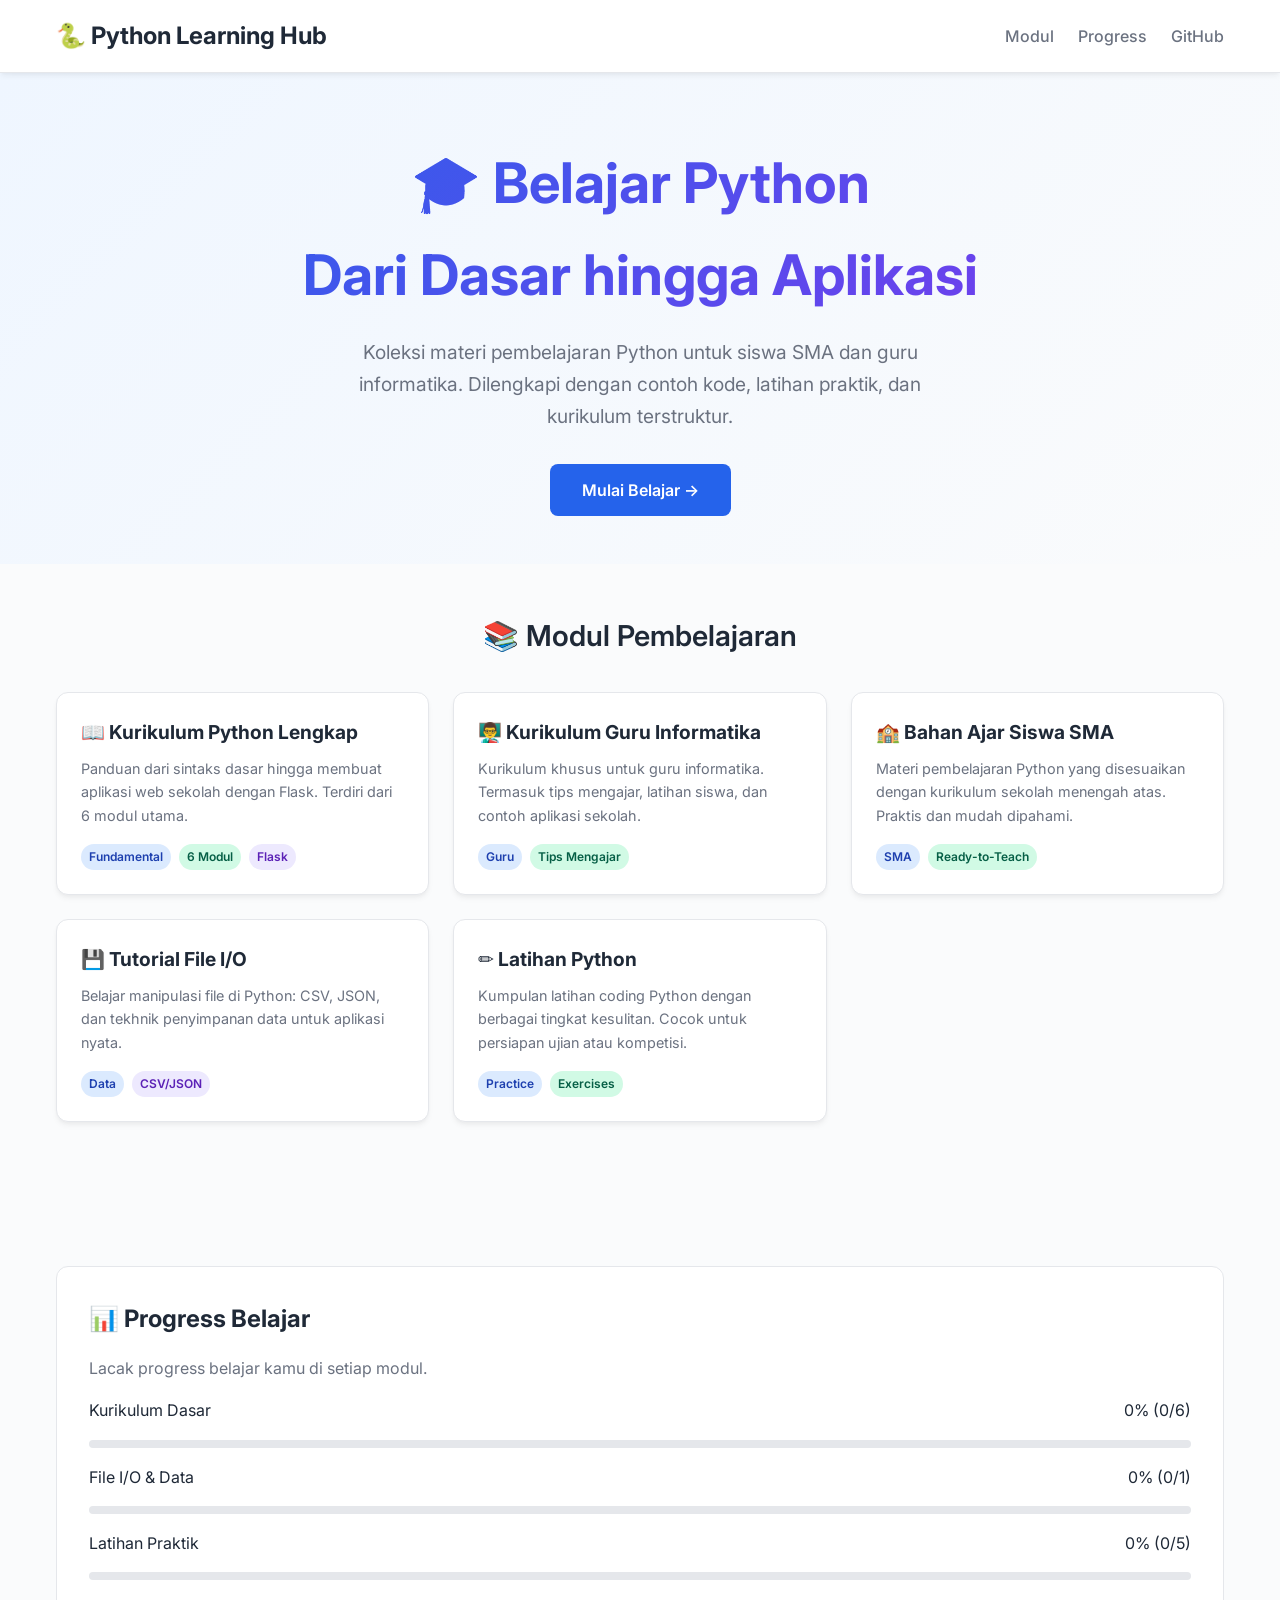
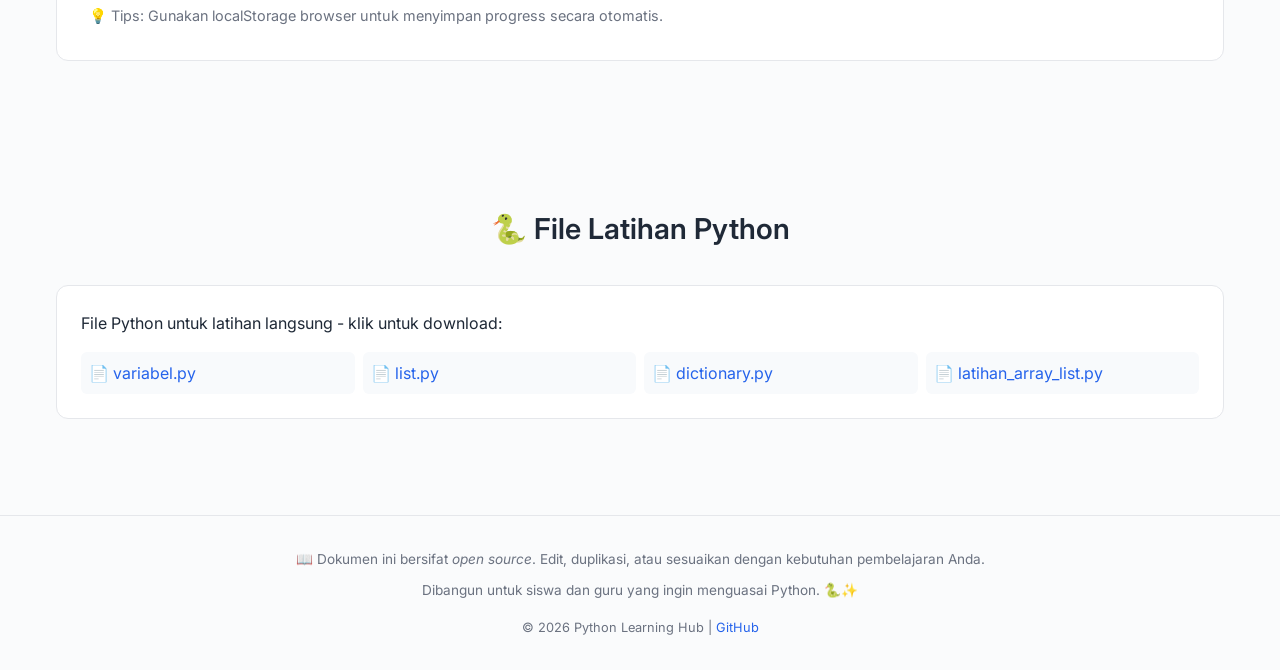
<file: index.html>
<!DOCTYPE html>
<html lang="id">
<head>
    <meta charset="UTF-8">
    <meta name="viewport" content="width=device-width, initial-scale=1.0">
    <title>Python Learning Hub - Belajar Python dari Dasar</title>
    <link rel="preconnect" href="https://fonts.googleapis.com">
    <link href="https://fonts.googleapis.com/css2?family=Inter:wght@400;500;600;700&display=swap" rel="stylesheet">
    <link rel="stylesheet" href="css/style.css">
</head>
<body>

    <!-- Header -->
    <header>
        <div class="container">
            <a href="/" class="logo">🐍 Python Learning Hub</a>
            <nav>
                <a href="#modules">Modul</a>
                <a href="#progress">Progress</a>
                <a href="https://github.com/natedekaka/python-learning" target="_blank">GitHub</a>
            </nav>
        </div>
    </header>

    <!-- Hero -->
    <section class="hero">
        <div class="container">
            <h1>🎓 Belajar Python<br>Dari Dasar hingga Aplikasi</h1>
            <p>Koleksi materi pembelajaran Python untuk siswa SMA dan guru informatika. Dilengkapi dengan contoh kode, latihan praktik, dan kurikulum terstruktur.</p>
            <a href="#modules" style="display: inline-block; background: var(--primary); color: white; padding: 0.8rem 2rem; border-radius: 8px; font-weight: 600;">Mulai Belajar →</a>
        </div>
    </section>

    <!-- Modules -->
    <section id="modules" class="modules-section">
        <div class="container">
            <h2 class="section-title">📚 Modul Pembelajaran</h2>
            
            <div class="module-grid">
                <!-- Kurikulum Utama -->
                <a href="modules/kurikulum.html" class="module-card">
                    <h3>📖 Kurikulum Python Lengkap</h3>
                    <p>Panduan dari sintaks dasar hingga membuat aplikasi web sekolah dengan Flask. Terdiri dari 6 modul utama.</p>
                    <div class="module-meta">
                        <span class="tag">Fundamental</span>
                        <span class="tag green">6 Modul</span>
                        <span class="tag purple">Flask</span>
                    </div>
                </a>

                <!-- Kurikulum Guru -->
                <a href="modules/kurikulum-guru.html" class="module-card">
                    <h3>👨‍🏫 Kurikulum Guru Informatika</h3>
                    <p>Kurikulum khusus untuk guru informatika. Termasuk tips mengajar, latihan siswa, dan contoh aplikasi sekolah.</p>
                    <div class="module-meta">
                        <span class="tag">Guru</span>
                        <span class="tag green">Tips Mengajar</span>
                    </div>
                </a>

                <!-- Bahan Ajar SMA -->
                <a href="modules/bahan-ajar-sma.html" class="module-card">
                    <h3>🏫 Bahan Ajar Siswa SMA</h3>
                    <p>Materi pembelajaran Python yang disesuaikan dengan kurikulum sekolah menengah atas. Praktis dan mudah dipahami.</p>
                    <div class="module-meta">
                        <span class="tag">SMA</span>
                        <span class="tag green">Ready-to-Teach</span>
                    </div>
                </a>

                <!-- File I/O -->
                <a href="modules/file-io.html" class="module-card">
                    <h3>💾 Tutorial File I/O</h3>
                    <p>Belajar manipulasi file di Python: CSV, JSON, dan tekhnik penyimpanan data untuk aplikasi nyata.</p>
                    <div class="module-meta">
                        <span class="tag">Data</span>
                        <span class="tag purple">CSV/JSON</span>
                    </div>
                </a>

                <!-- Latihan -->
                <a href="modules/latihan.html" class="module-card">
                    <h3>✏️ Latihan Python</h3>
                    <p>Kumpulan latihan coding Python dengan berbagai tingkat kesulitan. Cocok untuk persiapan ujian atau kompetisi.</p>
                    <div class="module-meta">
                        <span class="tag">Practice</span>
                        <span class="tag green">Exercises</span>
                    </div>
                </a>
            </div>
        </div>
    </section>

    <!-- Progress -->
    <section id="progress" class="modules-section">
        <div class="container">
            <div class="progress-section">
                <h2 style="margin-bottom: 1rem;">📊 Progress Belajar</h2>
                <p style="color: var(--text-muted); margin-bottom: 1rem;">Lacak progress belajar kamu di setiap modul.</p>
                
                <div style="margin-bottom: 1rem;">
                    <div style="display: flex; justify-content: space-between; margin-bottom: 0.5rem;">
                        <span>Kurikulum Dasar</span>
                        <span>0% (0/6)</span>
                    </div>
                    <div class="progress-bar">
                        <div class="progress-fill" style="width: 0%"></div>
                    </div>
                </div>

                <div style="margin-bottom: 1rem;">
                    <div style="display: flex; justify-content: space-between; margin-bottom: 0.5rem;">
                        <span>File I/O & Data</span>
                        <span>0% (0/1)</span>
                    </div>
                    <div class="progress-bar">
                        <div class="progress-fill" style="width: 0%"></div>
                    </div>
                </div>

                <div style="margin-bottom: 1rem;">
                    <div style="display: flex; justify-content: space-between; margin-bottom: 0.5rem;">
                        <span>Latihan Praktik</span>
                        <span>0% (0/5)</span>
                    </div>
                    <div class="progress-bar">
                        <div class="progress-fill" style="width: 0%"></div>
                    </div>
                </div>

                <p style="font-size: 0.9rem; color: var(--text-muted); margin-top: 1.5rem;">
                    💡 Tips: Gunakan localStorage browser untuk menyimpan progress secara otomatis.
                </p>
            </div>
        </div>
    </section>

    <!-- Python Files -->
    <section class="modules-section">
        <div class="container">
            <h2 class="section-title">🐍 File Latihan Python</h2>
            <div style="background: var(--surface); border: 1px solid var(--border); border-radius: var(--radius); padding: 1.5rem;">
                <p style="margin-bottom: 1rem;">File Python untuk latihan langsung - klik untuk download:</p>
                <ul style="list-style: none; display: grid; grid-template-columns: repeat(auto-fit, minmax(200px, 1fr)); gap: 0.5rem;">
                    <li style="padding: 0.5rem; background: #f8fafc; border-radius: 6px;"><a href="exercises/variabel.py" download>📄 variabel.py</a></li>
                    <li style="padding: 0.5rem; background: #f8fafc; border-radius: 6px;"><a href="exercises/list.py" download>📄 list.py</a></li>
                    <li style="padding: 0.5rem; background: #f8fafc; border-radius: 6px;"><a href="exercises/dictionary.py" download>📄 dictionary.py</a></li>
                    <li style="padding: 0.5rem; background: #f8fafc; border-radius: 6px;"><a href="exercises/latihan_array_list.py" download>📄 latihan_array_list.py</a></li>
                </ul>
            </div>
        </div>
    </section>

    <!-- Footer -->
    <footer>
        <div class="container">
            <p>📖 Dokumen ini bersifat <em>open source</em>. Edit, duplikasi, atau sesuaikan dengan kebutuhan pembelajaran Anda.</p>
            <p style="margin-top: 0.5rem;">Dibangun untuk siswa dan guru yang ingin menguasai Python. 🐍✨</p>
            <p style="margin-top: 1rem; font-size: 0.8rem;">© 2026 Python Learning Hub | <a href="https://github.com/natedekaka/python-learning">GitHub</a></p>
        </div>
    </footer>

</body>
</html>
</file>
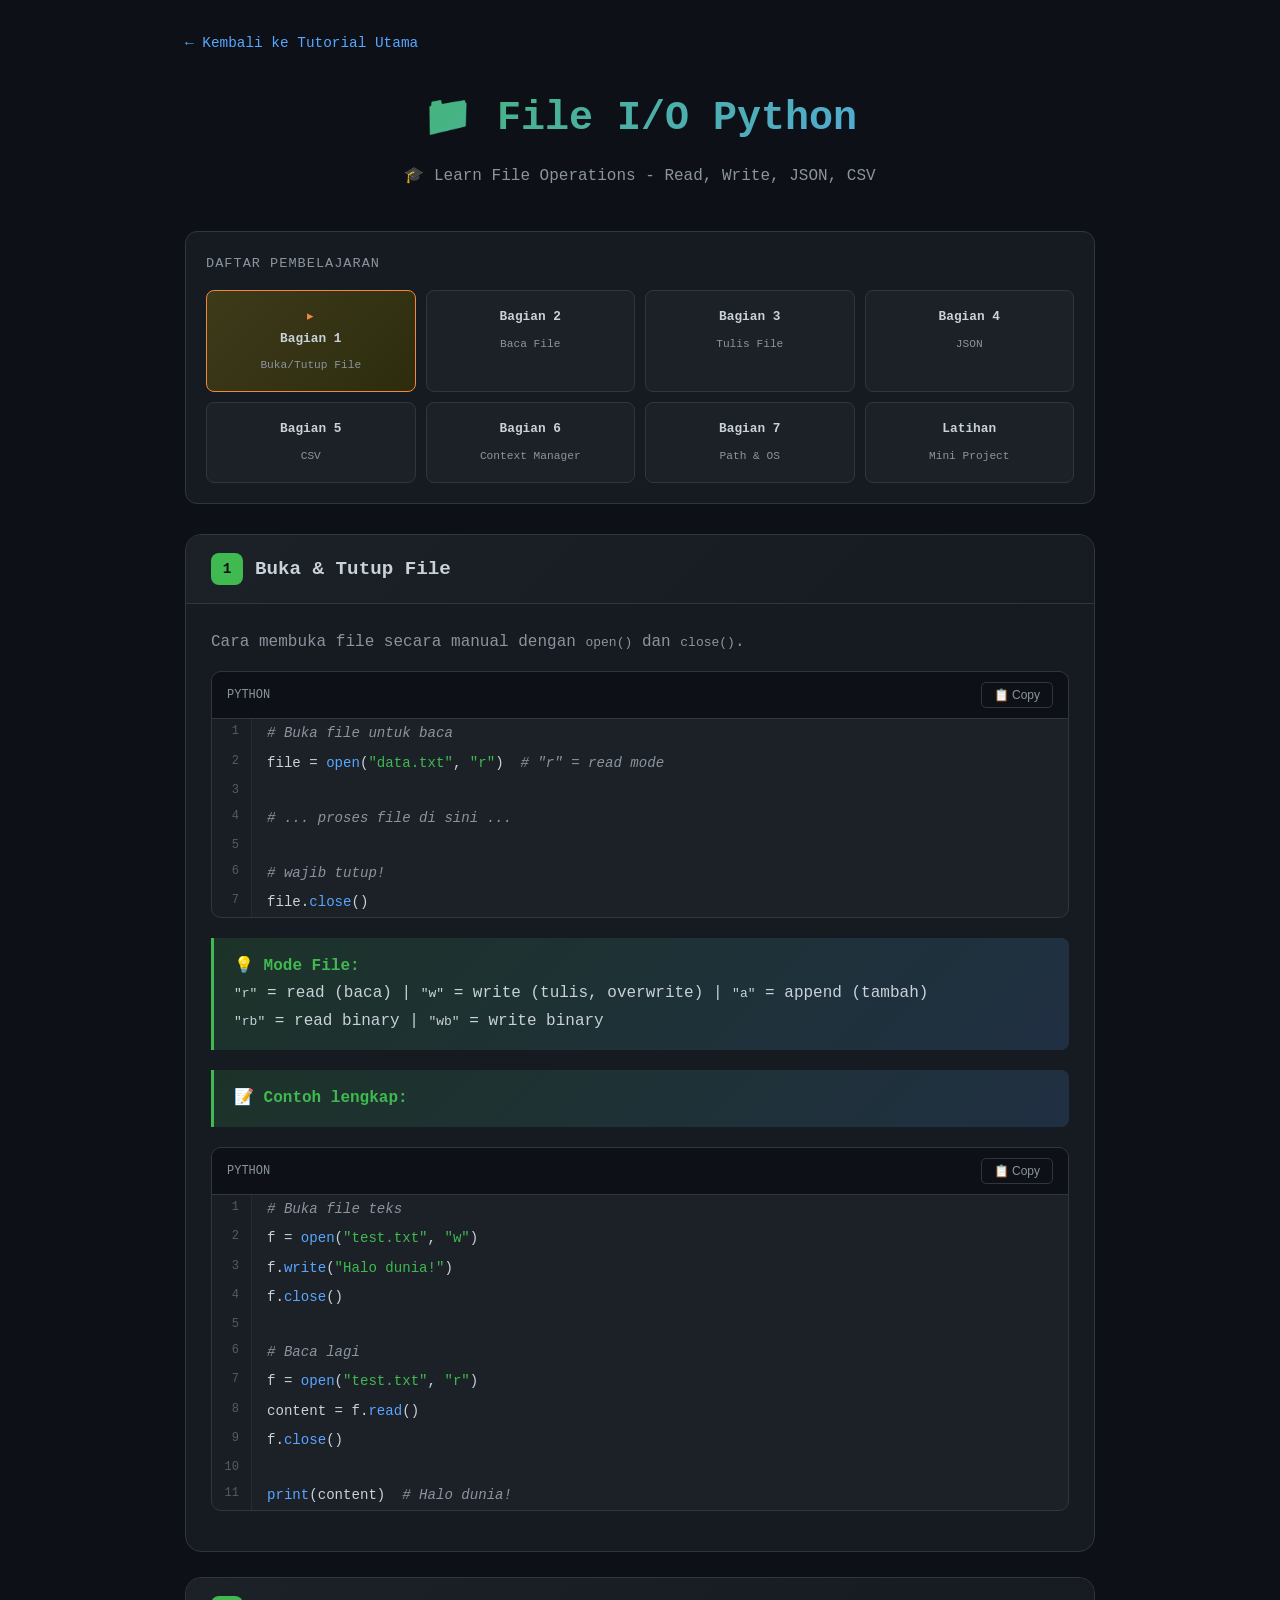
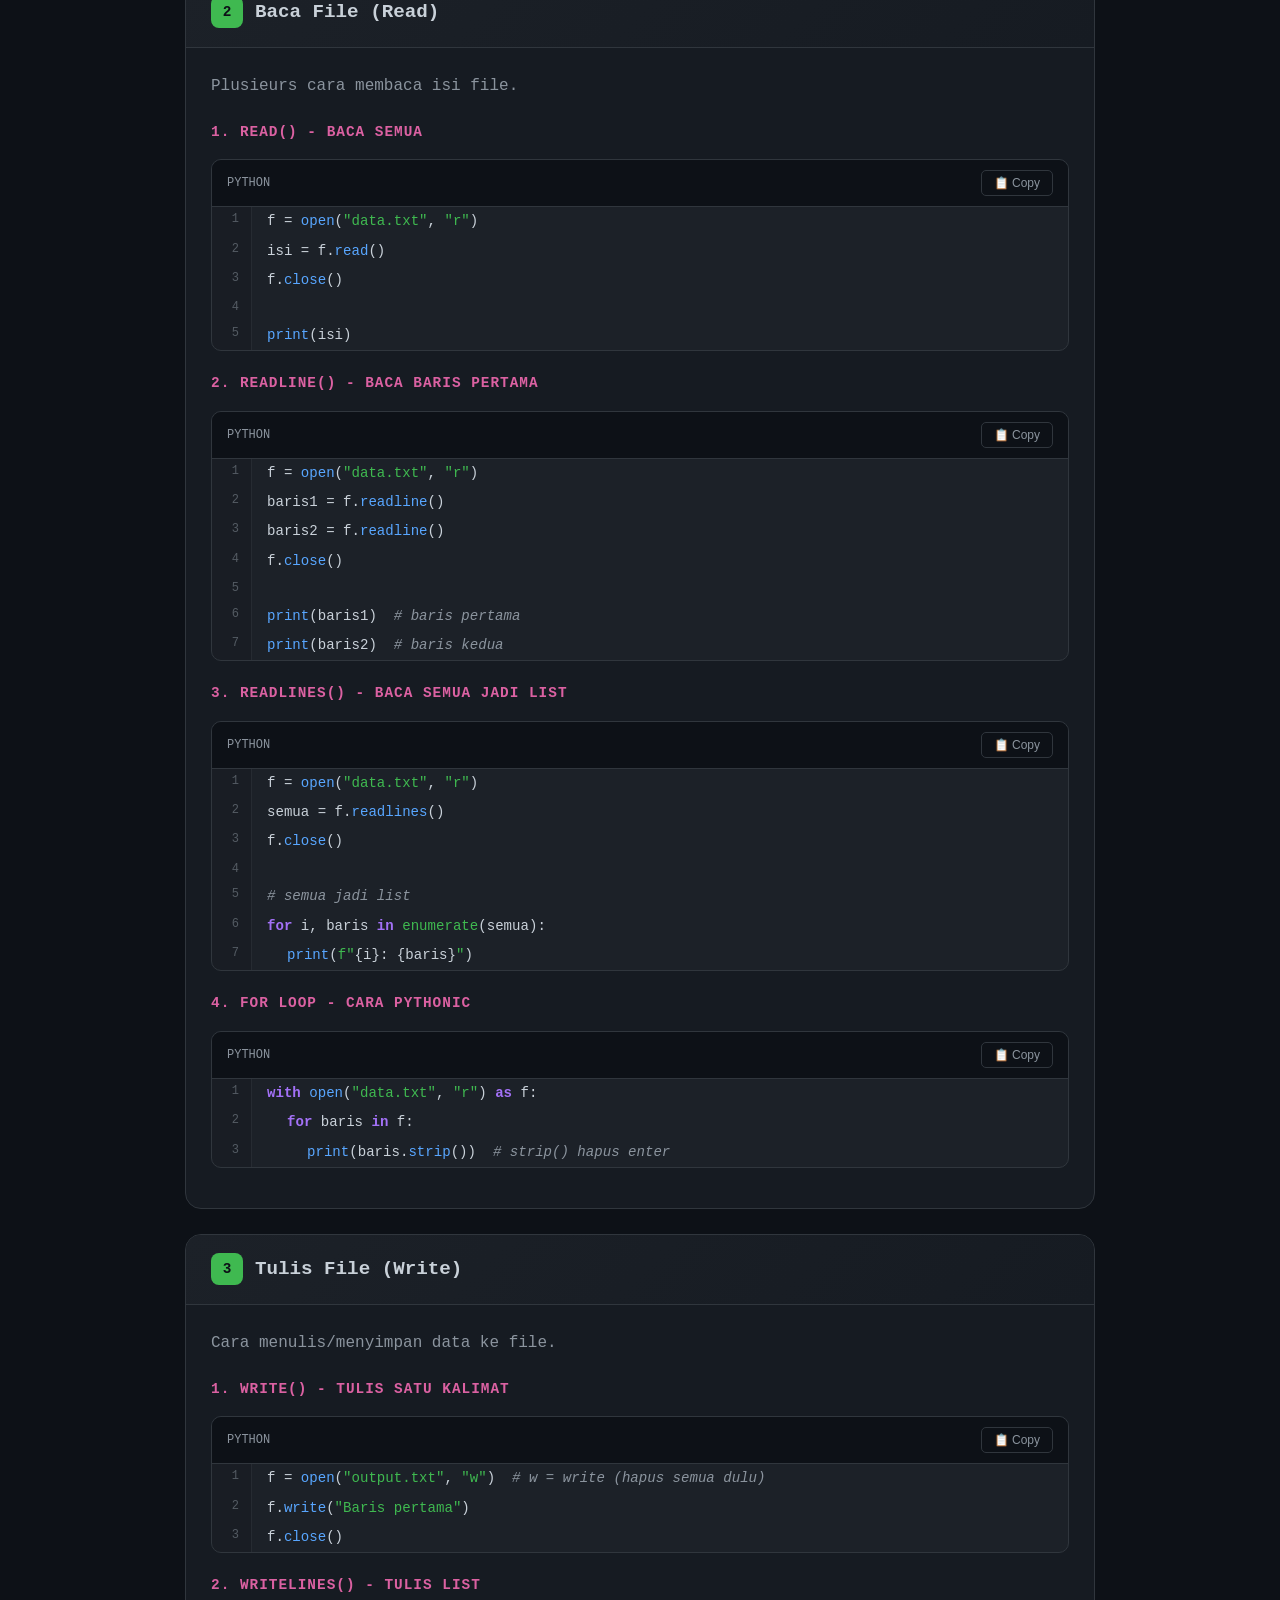
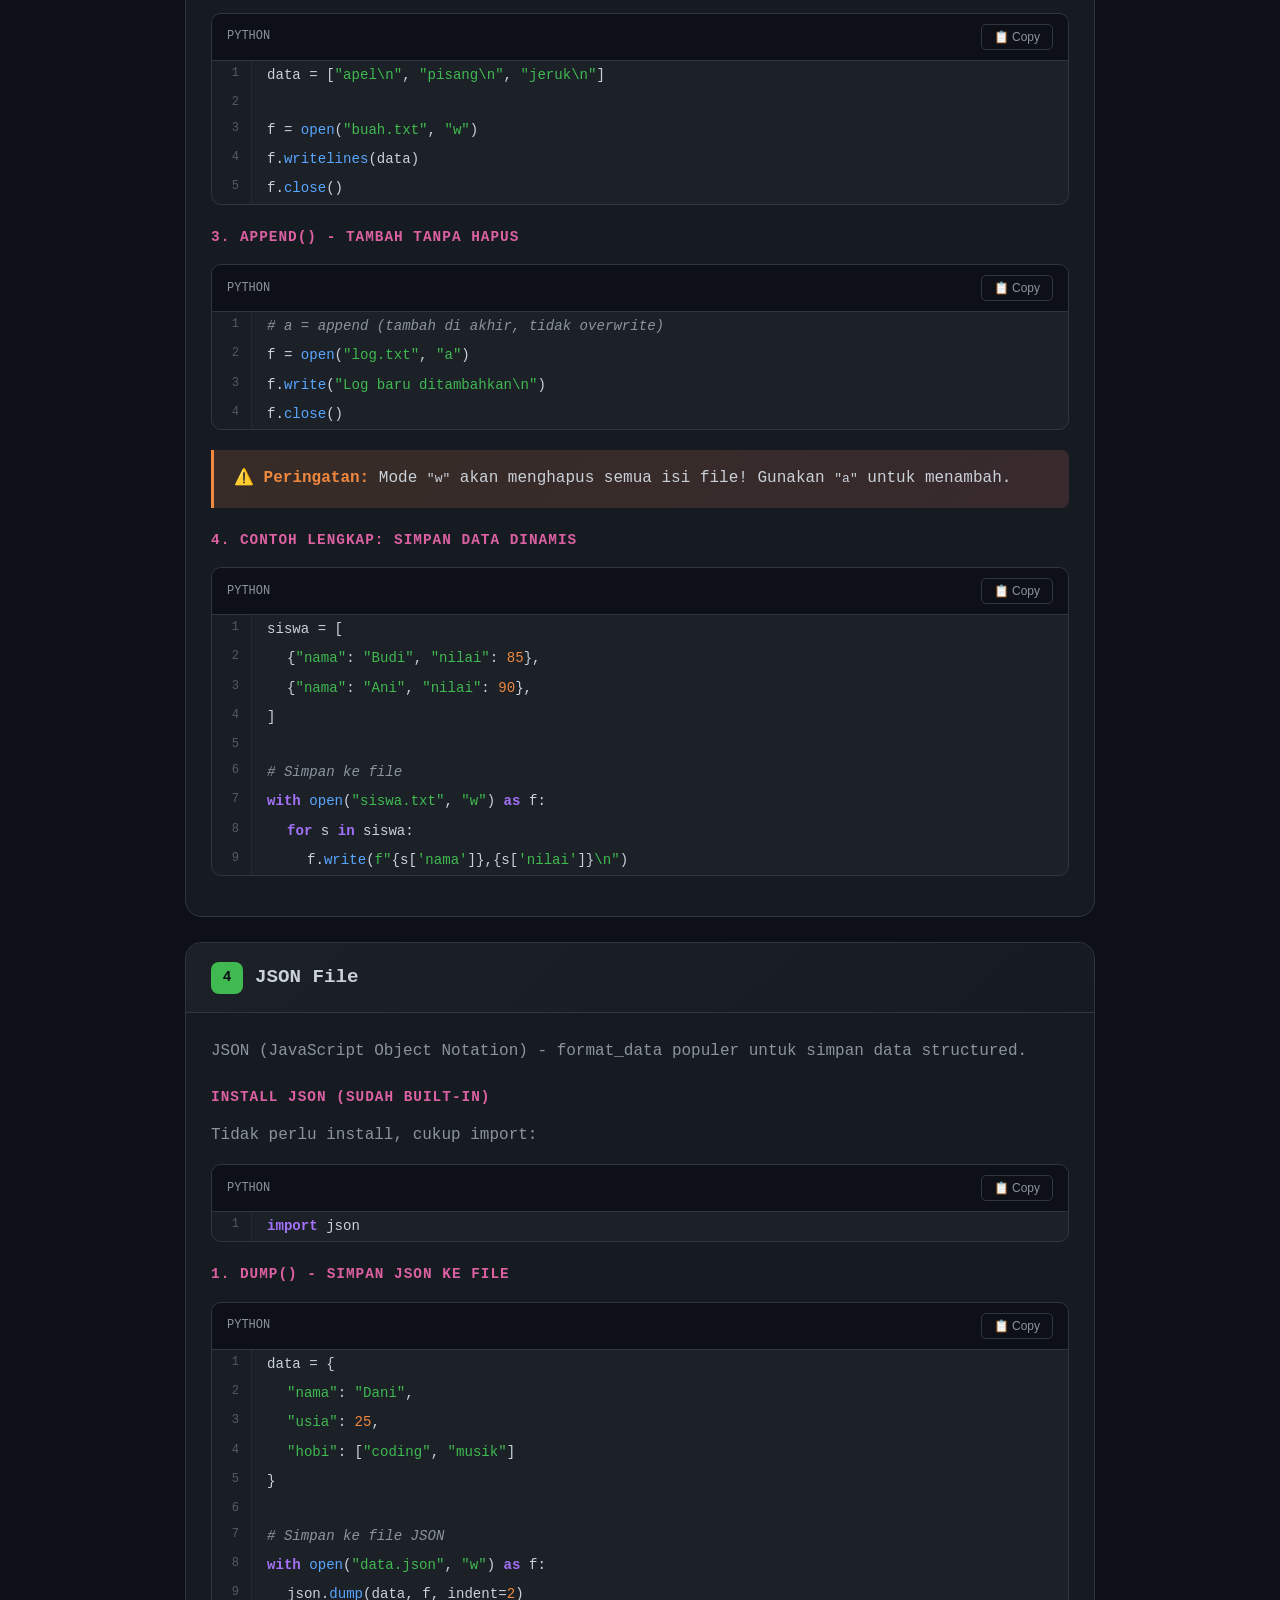
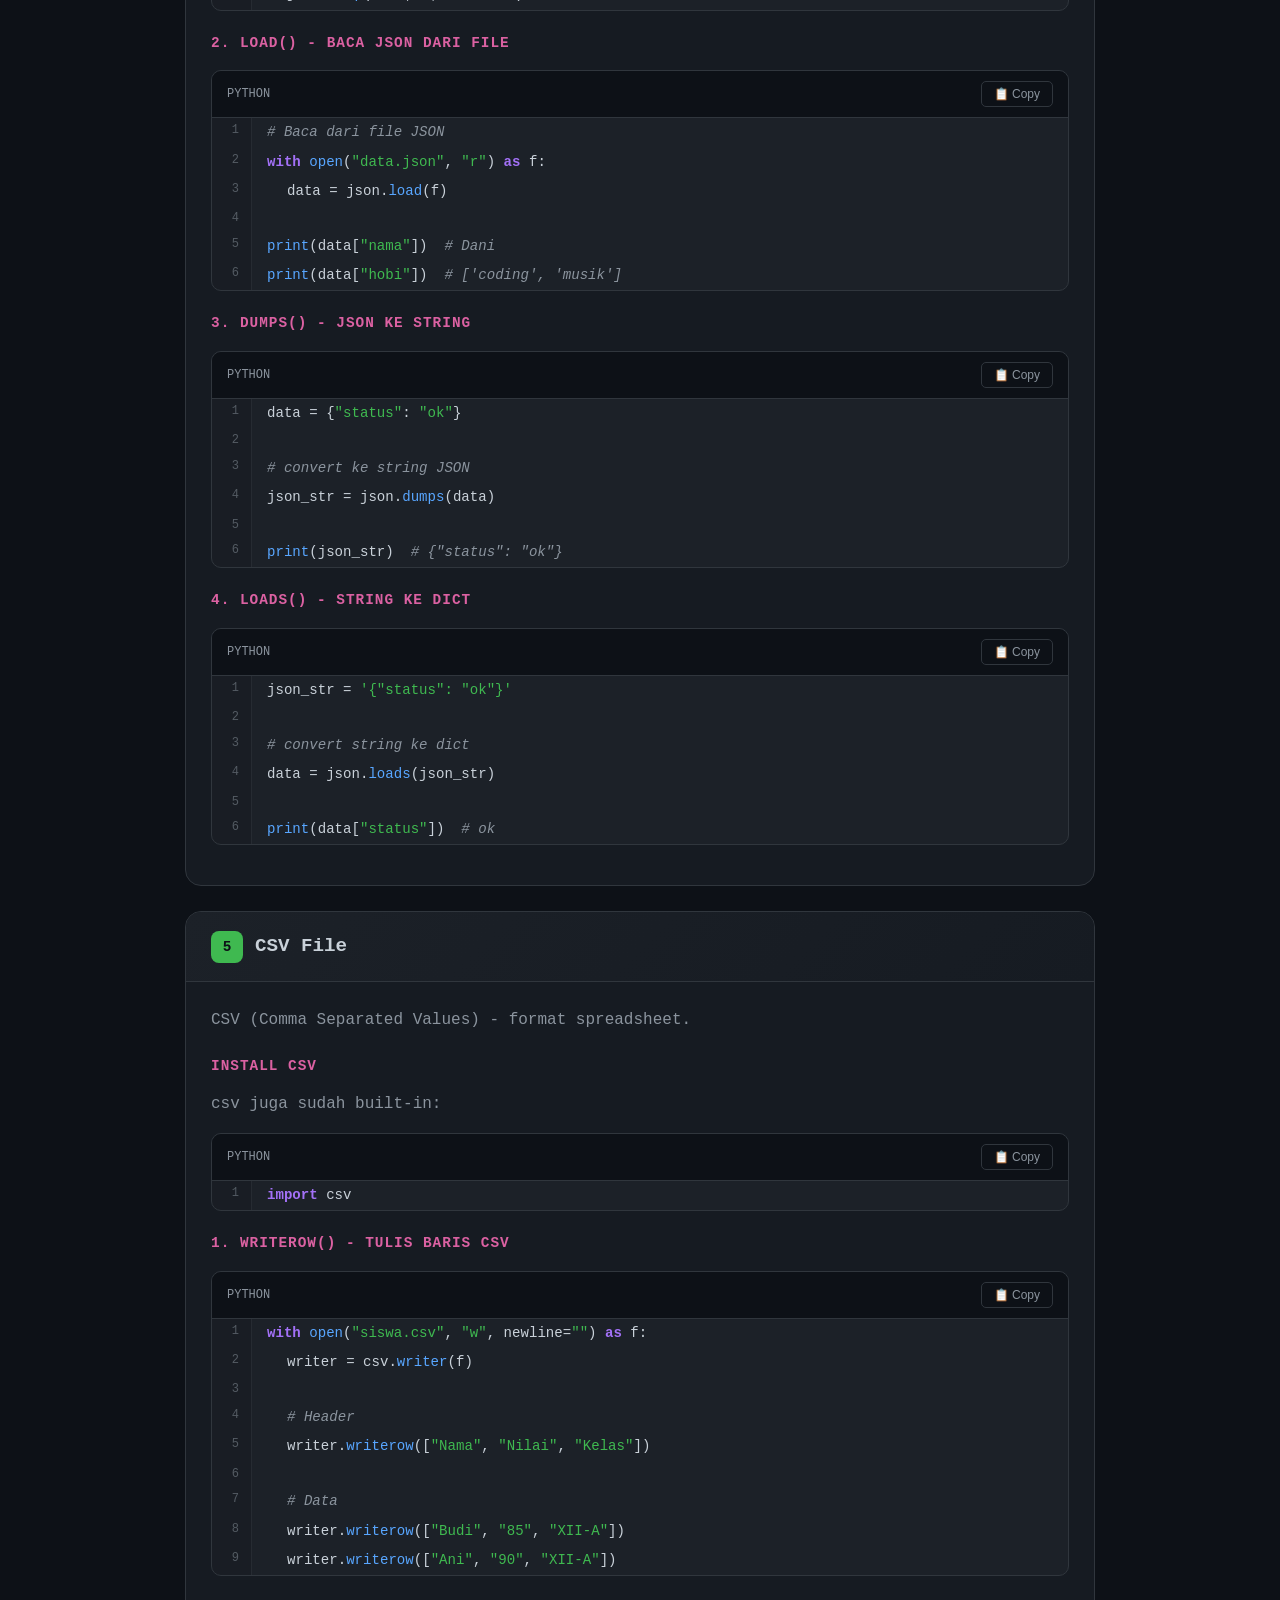
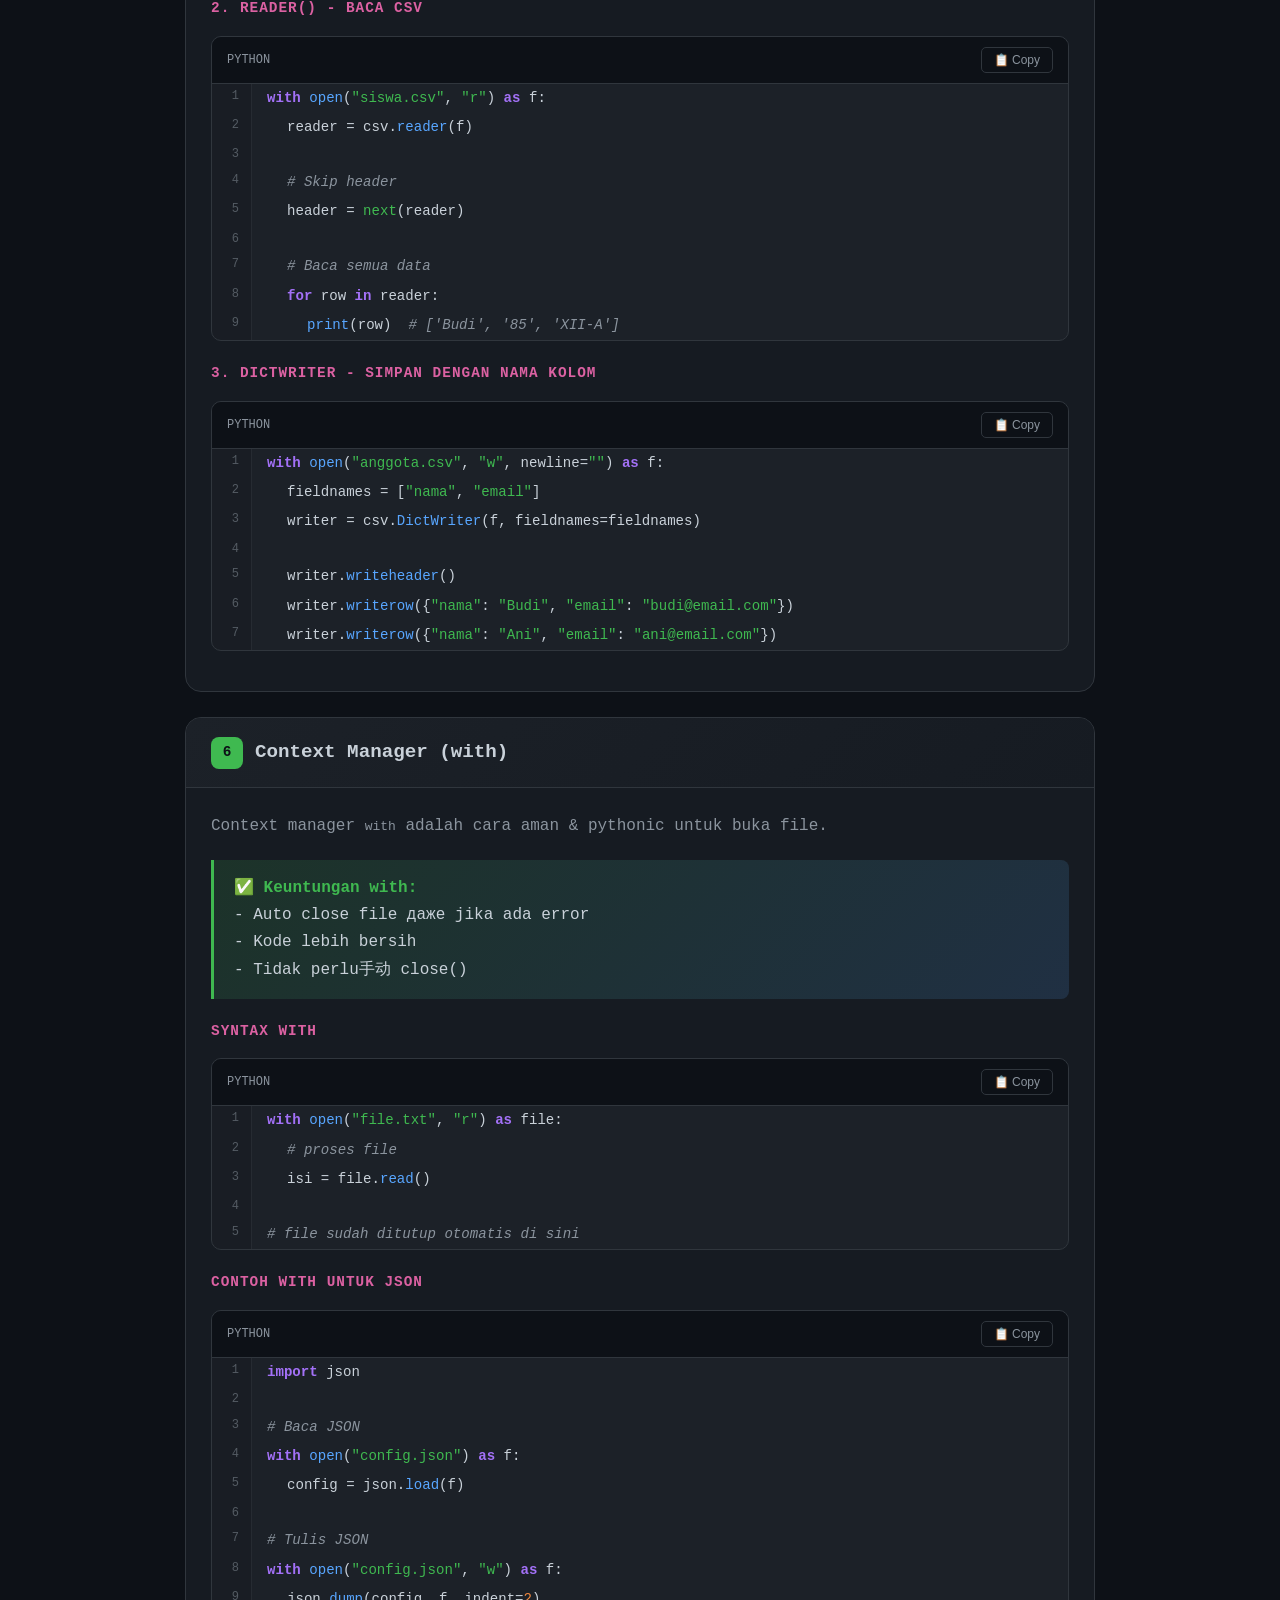
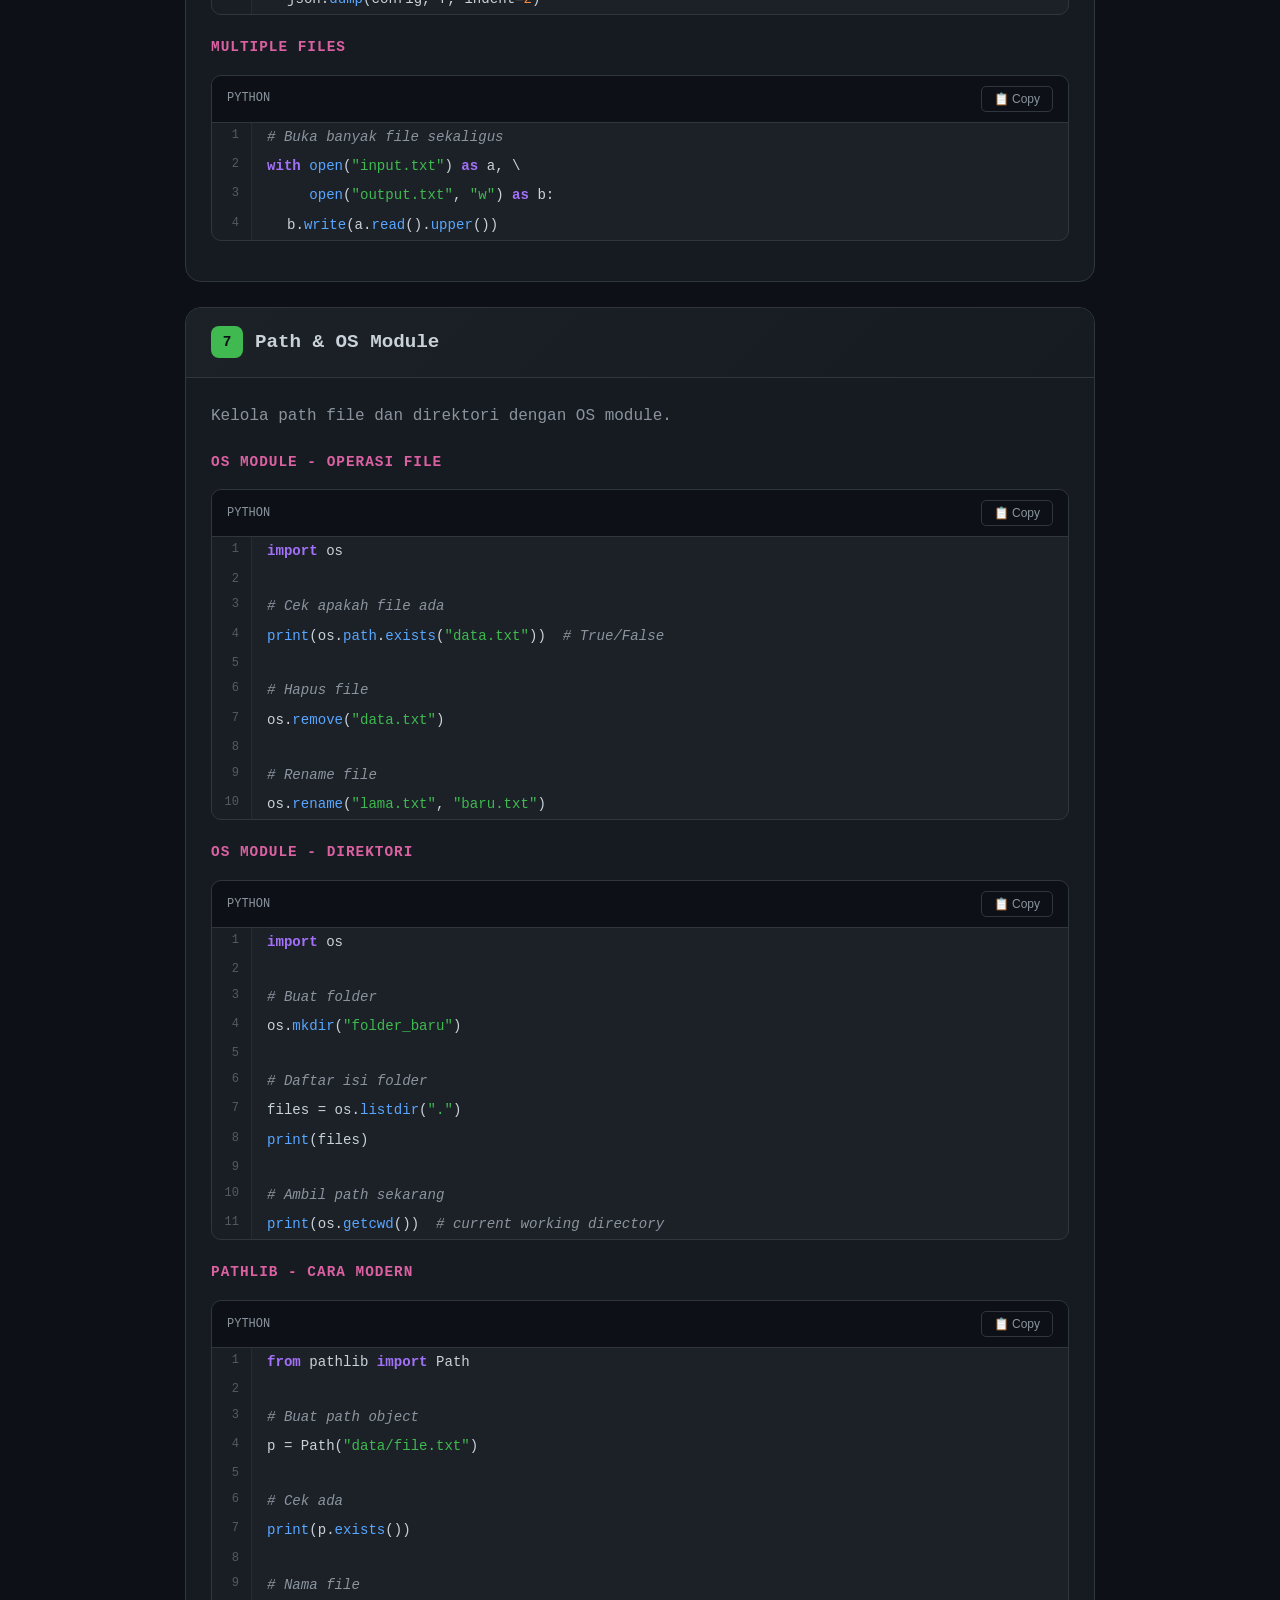
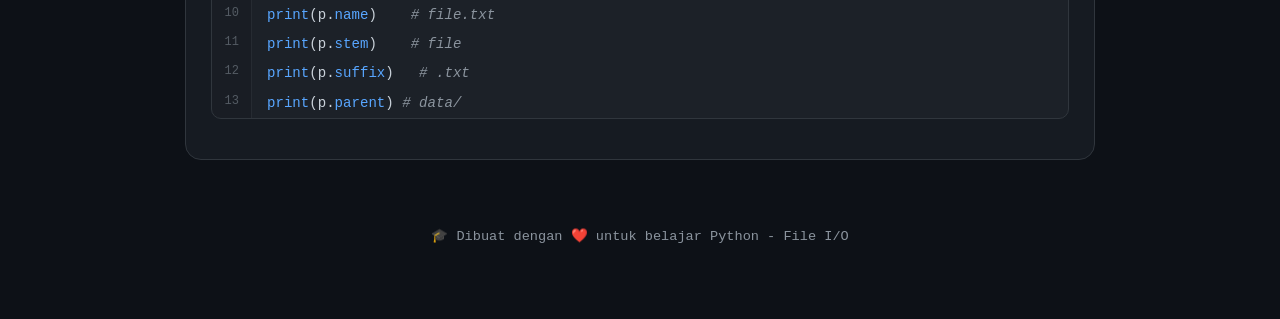
<file: modules/file-io.html>
<!DOCTYPE html>
<html lang="id">
<head>
    <meta charset="UTF-8">
    <meta name="viewport" content="width=device-width, initial-scale=1.0">
    <title>File I/O Python - Tutorial</title>
    <style>
        :root {
            --bg-dark: #0d1117;
            --bg-card: #161b22;
            --bg-code: #1c2128;
            --accent: #58a6ff;
            --accent-green: #3fb950;
            --accent-orange: #f0883e;
            --accent-purple: #a371f7;
            --accent-pink: #db61a2;
            --accent-yellow: #d29922;
            --text: #c9d1d9;
            --text-dim: #8b949e;
            --border: #30363d;
        }
        
        * { box-sizing: border-box; margin: 0; padding: 0; }
        
        body {
            font-family: 'Fira Code', 'JetBrains Mono', 'Consolas', monospace;
            background: var(--bg-dark);
            color: var(--text);
            line-height: 1.7;
            min-height: 100vh;
        }
        
        .container {
            max-width: 950px;
            margin: 0 auto;
            padding: 30px 20px;
        }
        
        h1 {
            text-align: center;
            font-size: 2.5rem;
            margin-bottom: 10px;
            background: linear-gradient(135deg, var(--accent-green), var(--accent));
            -webkit-background-clip: text;
            -webkit-text-fill-color: transparent;
            background-clip: text;
        }
        
        .subtitle {
            text-align: center;
            color: var(--text-dim);
            margin-bottom: 40px;
            font-size: 1rem;
        }
        
        .site-header {
            background: var(--bg-card);
            border-bottom: 1px solid var(--border);
            padding: 1rem 0;
            position: sticky;
            top: 0;
            z-index: 100;
        }
        .site-header .container {
            display: flex;
            justify-content: space-between;
            align-items: center;
        }
        .site-header a {
            color: var(--accent);
            text-decoration: none;
            font-weight: 600;
        }
        .nav-back {
            display: inline-flex;
            align-items: center;
            gap: 8px;
            color: var(--accent);
            text-decoration: none;
            margin-bottom: 30px;
            font-size: 0.9rem;
        }
        
        .nav-back:hover { text-decoration: underline; }
        
        .progress-section {
            background: var(--bg-card);
            border-radius: 12px;
            padding: 20px;
            margin-bottom: 30px;
            border: 1px solid var(--border);
        }
        
        .progress-title {
            font-size: 0.85rem;
            color: var(--text-dim);
            margin-bottom: 15px;
            text-transform: uppercase;
            letter-spacing: 1px;
        }
        
        .progress-grid {
            display: grid;
            grid-template-columns: repeat(4, 1fr);
            gap: 10px;
        }
        
        @media (max-width: 768px) {
            .progress-grid { grid-template-columns: repeat(2, 1fr); }
        }
        
        .step {
            background: var(--bg-code);
            padding: 15px 10px;
            border-radius: 8px;
            text-align: center;
            font-size: 0.8rem;
            border: 1px solid var(--border);
        }
        
        .step.done {
            background: linear-gradient(135deg, #1a3d1a, #0d4d0d);
            border-color: var(--accent-green);
        }
        
        .step.done::before { content: "✓ "; color: var(--accent-green); }
        
        .step.in-progress {
            background: linear-gradient(135deg, #3d3a1a, #2d2d0d);
            border-color: var(--accent-orange);
        }
        
        .step.in-progress::before { content: "▸ "; color: var(--accent-orange); }
        
        .step-title { display: block; margin-bottom: 5px; font-weight: bold; }
        .step-label { font-size: 0.7rem; color: var(--text-dim); }
        
        .lesson {
            background: var(--bg-card);
            border-radius: 16px;
            margin-bottom: 25px;
            border: 1px solid var(--border);
            overflow: hidden;
        }
        
        .lesson-header {
            background: linear-gradient(135deg, var(--bg-code), var(--bg-card));
            padding: 18px 25px;
            border-bottom: 1px solid var(--border);
            display: flex;
            align-items: center;
            gap: 12px;
        }
        
        .lesson-number {
            background: var(--accent-green);
            color: var(--bg-dark);
            width: 32px;
            height: 32px;
            border-radius: 8px;
            display: flex;
            align-items: center;
            justify-content: center;
            font-weight: bold;
            font-size: 0.9rem;
        }
        
        .lesson-title {
            font-size: 1.2rem;
            font-weight: 600;
        }
        
        .lesson-content { padding: 25px; }
        
        .lesson h3 {
            color: var(--accent-pink);
            font-size: 0.9rem;
            margin: 20px 0 12px;
            text-transform: uppercase;
            letter-spacing: 1px;
        }
        
        .lesson h3:first-child { margin-top: 0; }
        
        .lesson p {
            color: var(--text-dim);
            margin-bottom: 15px;
        }
        
        .code-block {
            background: var(--bg-code);
            border-radius: 10px;
            margin: 15px 0;
            border: 1px solid var(--border);
            overflow: hidden;
        }
        
        .code-header {
            background: #0d1117;
            padding: 10px 15px;
            display: flex;
            justify-content: space-between;
            align-items: center;
            border-bottom: 1px solid var(--border);
        }
        
        .code-lang {
            color: var(--text-dim);
            font-size: 0.75rem;
            text-transform: uppercase;
        }
        
        .copy-btn {
            background: transparent;
            border: 1px solid var(--border);
            color: var(--text-dim);
            padding: 5px 12px;
            border-radius: 5px;
            cursor: pointer;
            font-size: 0.75rem;
        }
        
        .copy-btn:hover {
            background: var(--accent);
            color: var(--bg-dark);
            border-color: var(--accent);
        }
        
        .code-content {
            padding: 0;
            font-size: 0.88rem;
            line-height: 1.8;
            overflow-x: auto;
        }
        
        .code-line {
            display: flex;
        }
        
        .line-num {
            color: var(--text-dim);
            min-width: 40px;
            text-align: right;
            padding: 2px 12px 2px 0;
            background: rgba(0,0,0,0.2);
            border-right: 1px solid var(--border);
            user-select: none;
            font-size: 0.75rem;
            opacity: 0.5;
        }
        
        .line-code {
            flex: 1;
            padding: 2px 15px;
            white-space: pre;
        }
        
        .indent-0 { padding-left: 15px; }
        .indent-1 { padding-left: 35px; }
        .indent-2 { padding-left: 55px; }
        .indent-3 { padding-left: 75px; }
        .indent-4 { padding-left: 95px; }
        
        .kw { color: var(--accent-purple); font-weight: bold; }
        .fn { color: var(--accent); }
        .str { color: var(--accent-green); }
        .num { color: var(--accent-orange); }
        .cm { color: var(--text-dim); font-style: italic; }
        .op { color: var(--text); }
        .builtin { color: var(--accent-green); }
        
        .tip {
            background: linear-gradient(135deg, rgba(63, 185, 80, 0.15), rgba(88, 166, 255, 0.15));
            border-left: 3px solid var(--accent-green);
            padding: 15px 20px;
            border-radius: 0 8px 8px 0;
            margin: 20px 0;
        }
        
        .tip strong { color: var(--accent-green); }
        
        .warning {
            background: linear-gradient(135deg, rgba(240, 136, 62, 0.15), rgba(250, 127, 108, 0.15));
            border-left: 3px solid var(--accent-orange);
            padding: 15px 20px;
            border-radius: 0 8px 8px 0;
            margin: 20px 0;
        }
        
        .warning strong { color: var(--accent-orange); }
        
        footer {
            text-align: center;
            padding: 40px;
            color: var(--text-dim);
            font-size: 0.85rem;
        }
        
        footer span { color: var(--accent-pink); }
        
        ::-webkit-scrollbar { width: 8px; height: 8px; }
        ::-webkit-scrollbar-track { background: var(--bg-dark); }
        ::-webkit-scrollbar-thumb { background: var(--border); border-radius: 4px; }
    </style>
</head>
<body>
    <div class="container">
        <a href="latihan_pythonku.html" class="nav-back">← Kembali ke Tutorial Utama</a>
        
        <h1>📁 File I/O Python</h1>
        <p class="subtitle">🎓 Learn File Operations - Read, Write, JSON, CSV</p>
        
        <div class="progress-section">
            <div class="progress-title">Daftar Pembelajaran</div>
            <div class="progress-grid">
                <div class="step in-progress"><span class="step-title">Bagian 1</span><span class="step-label">Buka/Tutup File</span></div>
                <div class="step"><span class="step-title">Bagian 2</span><span class="step-label">Baca File</span></div>
                <div class="step"><span class="step-title">Bagian 3</span><span class="step-label">Tulis File</span></div>
                <div class="step"><span class="step-title">Bagian 4</span><span class="step-label">JSON</span></div>
            </div>
            <div class="progress-grid" style="margin-top: 10px;">
                <div class="step"><span class="step-title">Bagian 5</span><span class="step-label">CSV</span></div>
                <div class="step"><span class="step-title">Bagian 6</span><span class="step-label">Context Manager</span></div>
                <div class="step"><span class="step-title">Bagian 7</span><span class="step-label">Path & OS</span></div>
                <div class="step"><span class="step-title">Latihan</span><span class="step-label">Mini Project</span></div>
            </div>
        </div>
        
        <div class="lesson">
            <div class="lesson-header">
                <div class="lesson-number">1</div>
                <div class="lesson-title">Buka & Tutup File</div>
            </div>
            <div class="lesson-content">
                <p>Cara membuka file secara manual dengan <code>open()</code> dan <code>close()</code>.</p>
                
                <div class="code-block">
                    <div class="code-header"><span class="code-lang">Python</span><button class="copy-btn" onclick="copyCode(this)">📋 Copy</button></div>
                    <div class="code-content">
<div class="code-line"><span class="line-num">1</span><span class="line-code indent-0"><span class="cm"># Buka file untuk baca</span></span></div>
<div class="code-line"><span class="line-num">2</span><span class="line-code indent-0">file = <span class="fn">open</span>(<span class="str">"data.txt"</span>, <span class="str">"r"</span>)  <span class="cm"># "r" = read mode</span></span></div>
<div class="code-line"><span class="line-num">3</span><span class="line-code indent-0"></span></div>
<div class="code-line"><span class="line-num">4</span><span class="line-code indent-0"><span class="cm"># ... proses file di sini ...</span></span></div>
<div class="code-line"><span class="line-num">5</span><span class="line-code indent-0"></span></div>
<div class="code-line"><span class="line-num">6</span><span class="line-code indent-0"><span class="cm"># wajib tutup!</span></span></div>
<div class="code-line"><span class="line-num">7</span><span class="line-code indent-0">file.<span class="fn">close</span>()</span></div>
                    </div>
                </div>
                
                <div class="tip">
                    <strong>💡 Mode File:</strong><br>
                    <code>"r"</code> = read (baca) | <code>"w"</code> = write (tulis, overwrite) | <code>"a"</code> = append (tambah)<br>
                    <code>"rb"</code> = read binary | <code>"wb"</code> = write binary
                </div>
                
                <div class="tip">
                    <strong>📝 Contoh lengkap:</strong>
                </div>
                
                <div class="code-block">
                    <div class="code-header"><span class="code-lang">Python</span><button class="copy-btn" onclick="copyCode(this)">📋 Copy</button></div>
                    <div class="code-content">
<div class="code-line"><span class="line-num">1</span><span class="line-code indent-0"><span class="cm"># Buka file teks</span></span></div>
<div class="code-line"><span class="line-num">2</span><span class="line-code indent-0">f = <span class="fn">open</span>(<span class="str">"test.txt"</span>, <span class="str">"w"</span>)</span></div>
<div class="code-line"><span class="line-num">3</span><span class="line-code indent-0">f.<span class="fn">write</span>(<span class="str">"Halo dunia!"</span>)</span></div>
<div class="code-line"><span class="line-num">4</span><span class="line-code indent-0">f.<span class="fn">close</span>()</span></div>
<div class="code-line"><span class="line-num">5</span><span class="line-code indent-0"></span></div>
<div class="code-line"><span class="line-num">6</span><span class="line-code indent-0"><span class="cm"># Baca lagi</span></span></div>
<div class="code-line"><span class="line-num">7</span><span class="line-code indent-0">f = <span class="fn">open</span>(<span class="str">"test.txt"</span>, <span class="str">"r"</span>)</span></div>
<div class="code-line"><span class="line-num">8</span><span class="line-code indent-0">content = f.<span class="fn">read</span>()</span></div>
<div class="code-line"><span class="line-num">9</span><span class="line-code indent-0">f.<span class="fn">close</span>()</span></div>
<div class="code-line"><span class="line-num">10</span><span class="line-code indent-0"></span></div>
<div class="code-line"><span class="line-num">11</span><span class="line-code indent-0"><span class="fn">print</span>(content)  <span class="cm"># Halo dunia!</span></span></div>
                    </div>
                </div>
            </div>
        </div>
        
        <div class="lesson">
            <div class="lesson-header">
                <div class="lesson-number">2</div>
                <div class="lesson-title">Baca File (Read)</div>
            </div>
            <div class="lesson-content">
                <p>Plusieurs cara membaca isi file.</p>
                
                <h3>1. read() - Baca Semua</h3>
                <div class="code-block">
                    <div class="code-header"><span class="code-lang">Python</span><button class="copy-btn" onclick="copyCode(this)">📋 Copy</button></div>
                    <div class="code-content">
<div class="code-line"><span class="line-num">1</span><span class="line-code indent-0">f = <span class="fn">open</span>(<span class="str">"data.txt"</span>, <span class="str">"r"</span>)</span></div>
<div class="code-line"><span class="line-num">2</span><span class="line-code indent-0">isi = f.<span class="fn">read</span>()</span></div>
<div class="code-line"><span class="line-num">3</span><span class="line-code indent-0">f.<span class="fn">close</span>()</span></div>
<div class="code-line"><span class="line-num">4</span><span class="line-code indent-0"></span></div>
<div class="code-line"><span class="line-num">5</span><span class="line-code indent-0"><span class="fn">print</span>(isi)</span></div>
                    </div>
                </div>
                
                <h3>2. readline() - Baca Baris Pertama</h3>
                <div class="code-block">
                    <div class="code-header"><span class="code-lang">Python</span><button class="copy-btn" onclick="copyCode(this)">📋 Copy</button></div>
                    <div class="code-content">
<div class="code-line"><span class="line-num">1</span><span class="line-code indent-0">f = <span class="fn">open</span>(<span class="str">"data.txt"</span>, <span class="str">"r"</span>)</span></div>
<div class="code-line"><span class="line-num">2</span><span class="line-code indent-0">baris1 = f.<span class="fn">readline</span>()</span></div>
<div class="code-line"><span class="line-num">3</span><span class="line-code indent-0">baris2 = f.<span class="fn">readline</span>()</span></div>
<div class="code-line"><span class="line-num">4</span><span class="line-code indent-0">f.<span class="fn">close</span>()</span></div>
<div class="code-line"><span class="line-num">5</span><span class="line-code indent-0"></span></div>
<div class="code-line"><span class="line-num">6</span><span class="line-code indent-0"><span class="fn">print</span>(baris1)  <span class="cm"># baris pertama</span></span></div>
<div class="code-line"><span class="line-num">7</span><span class="line-code indent-0"><span class="fn">print</span>(baris2)  <span class="cm"># baris kedua</span></span></div>
                    </div>
                </div>
                
                <h3>3. readlines() - Baca Semua jadi List</h3>
                <div class="code-block">
                    <div class="code-header"><span class="code-lang">Python</span><button class="copy-btn" onclick="copyCode(this)">📋 Copy</button></div>
                    <div class="code-content">
<div class="code-line"><span class="line-num">1</span><span class="line-code indent-0">f = <span class="fn">open</span>(<span class="str">"data.txt"</span>, <span class="str">"r"</span>)</span></div>
<div class="code-line"><span class="line-num">2</span><span class="line-code indent-0">semua = f.<span class="fn">readlines</span>()</span></div>
<div class="code-line"><span class="line-num">3</span><span class="line-code indent-0">f.<span class="fn">close</span>()</span></div>
<div class="code-line"><span class="line-num">4</span><span class="line-code indent-0"></span></div>
<div class="code-line"><span class="line-num">5</span><span class="line-code indent-0"><span class="cm"># semua jadi list</span></span></div>
<div class="code-line"><span class="line-num">6</span><span class="line-code indent-0"><span class="kw">for</span> i, baris <span class="kw">in</span> <span class="builtin">enumerate</span>(semua):</span></div>
<div class="code-line"><span class="line-num">7</span><span class="line-code indent-1"><span class="fn">print</span>(<span class="str">f"</span>{i}: {baris}<span class="str">"</span>)</span></div>
                    </div>
                </div>
                
                <h3>4. For Loop - Cara Pythonic</h3>
                <div class="code-block">
                    <div class="code-header"><span class="code-lang">Python</span><button class="copy-btn" onclick="copyCode(this)">📋 Copy</button></div>
                    <div class="code-content">
<div class="code-line"><span class="line-num">1</span><span class="line-code indent-0"><span class="kw">with</span> <span class="fn">open</span>(<span class="str">"data.txt"</span>, <span class="str">"r"</span>) <span class="kw">as</span> f:</span></div>
<div class="code-line"><span class="line-num">2</span><span class="line-code indent-1"><span class="kw">for</span> baris <span class="kw">in</span> f:</span></div>
<div class="code-line"><span class="line-num">3</span><span class="line-code indent-2"><span class="fn">print</span>(baris.<span class="fn">strip</span>())  <span class="cm"># strip() hapus enter</span></span></div>
                    </div>
                </div>
            </div>
        </div>
        
        <div class="lesson">
            <div class="lesson-header">
                <div class="lesson-number">3</div>
                <div class="lesson-title">Tulis File (Write)</div>
            </div>
            <div class="lesson-content">
                <p>Cara menulis/menyimpan data ke file.</p>
                
                <h3>1. write() - Tulis Satu Kalimat</h3>
                <div class="code-block">
                    <div class="code-header"><span class="code-lang">Python</span><button class="copy-btn" onclick="copyCode(this)">📋 Copy</button></div>
                    <div class="code-content">
<div class="code-line"><span class="line-num">1</span><span class="line-code indent-0">f = <span class="fn">open</span>(<span class="str">"output.txt"</span>, <span class="str">"w"</span>)  <span class="cm"># w = write (hapus semua dulu)</span></span></div>
<div class="code-line"><span class="line-num">2</span><span class="line-code indent-0">f.<span class="fn">write</span>(<span class="str">"Baris pertama"</span>)</span></div>
<div class="code-line"><span class="line-num">3</span><span class="line-code indent-0">f.<span class="fn">close</span>()</span></div>
                    </div>
                </div>
                
                <h3>2. writelines() - Tulis List</h3>
                <div class="code-block">
                    <div class="code-header"><span class="code-lang">Python</span><button class="copy-btn" onclick="copyCode(this)">📋 Copy</button></div>
                    <div class="code-content">
<div class="code-line"><span class="line-num">1</span><span class="line-code indent-0">data = [<span class="str">"apel\n"</span>, <span class="str">"pisang\n"</span>, <span class="str">"jeruk\n"</span>]</span></div>
<div class="code-line"><span class="line-num">2</span><span class="line-code indent-0"></span></div>
<div class="code-line"><span class="line-num">3</span><span class="line-code indent-0">f = <span class="fn">open</span>(<span class="str">"buah.txt"</span>, <span class="str">"w"</span>)</span></div>
<div class="code-line"><span class="line-num">4</span><span class="line-code indent-0">f.<span class="fn">writelines</span>(data)</span></div>
<div class="code-line"><span class="line-num">5</span><span class="line-code indent-0">f.<span class="fn">close</span>()</span></div>
                    </div>
                </div>
                
                <h3>3. append() - Tambah Tanpa Hapus</h3>
                <div class="code-block">
                    <div class="code-header"><span class="code-lang">Python</span><button class="copy-btn" onclick="copyCode(this)">📋 Copy</button></div>
                    <div class="code-content">
<div class="code-line"><span class="line-num">1</span><span class="line-code indent-0"><span class="cm"># a = append (tambah di akhir, tidak overwrite)</span></span></div>
<div class="code-line"><span class="line-num">2</span><span class="line-code indent-0">f = <span class="fn">open</span>(<span class="str">"log.txt"</span>, <span class="str">"a"</span>)</span></div>
<div class="code-line"><span class="line-num">3</span><span class="line-code indent-0">f.<span class="fn">write</span>(<span class="str">"Log baru ditambahkan\n"</span>)</span></div>
<div class="code-line"><span class="line-num">4</span><span class="line-code indent-0">f.<span class="fn">close</span>()</span></div>
                    </div>
                </div>
                
                <div class="warning">
                    <strong>⚠️ Peringatan:</strong> Mode <code>"w"</code> akan menghapus semua isi file! Gunakan <code>"a"</code> untuk menambah.
                </div>
                
                <h3>4. Contoh Lengkap: Simpan Data Dinamis</h3>
                <div class="code-block">
                    <div class="code-header"><span class="code-lang">Python</span><button class="copy-btn" onclick="copyCode(this)">📋 Copy</button></div>
                    <div class="code-content">
<div class="code-line"><span class="line-num">1</span><span class="line-code indent-0">siswa = [</span></div>
<div class="code-line"><span class="line-num">2</span><span class="line-code indent-1">{<span class="str">"nama"</span>: <span class="str">"Budi"</span>, <span class="str">"nilai"</span>: <span class="num">85</span>},</span></div>
<div class="code-line"><span class="line-num">3</span><span class="line-code indent-1">{<span class="str">"nama"</span>: <span class="str">"Ani"</span>, <span class="str">"nilai"</span>: <span class="num">90</span>},</span></div>
<div class="code-line"><span class="line-num">4</span><span class="line-code indent-0">]</span></div>
<div class="code-line"><span class="line-num">5</span><span class="line-code indent-0"></span></div>
<div class="code-line"><span class="line-num">6</span><span class="line-code indent-0"><span class="cm"># Simpan ke file</span></span></div>
<div class="code-line"><span class="line-num">7</span><span class="line-code indent-0"><span class="kw">with</span> <span class="fn">open</span>(<span class="str">"siswa.txt"</span>, <span class="str">"w"</span>) <span class="kw">as</span> f:</span></div>
<div class="code-line"><span class="line-num">8</span><span class="line-code indent-1"><span class="kw">for</span> s <span class="kw">in</span> siswa:</span></div>
<div class="code-line"><span class="line-num">9</span><span class="line-code indent-2">f.<span class="fn">write</span>(<span class="str">f"</span>{s[<span class="str">'nama'</span>]},{s[<span class="str">'nilai'</span>]}<span class="str">\n"</span>)</span></div>
                    </div>
                </div>
            </div>
        </div>
        
        <div class="lesson">
            <div class="lesson-header">
                <div class="lesson-number">4</div>
                <div class="lesson-title">JSON File</div>
            </div>
            <div class="lesson-content">
                <p>JSON (JavaScript Object Notation) - format_data populer untuk simpan data structured.</p>
                
                <h3>Install JSON (sudah Built-in)</h3>
                <p>Tidak perlu install, cukup import:</p>
                
                <div class="code-block">
                    <div class="code-header"><span class="code-lang">Python</span><button class="copy-btn" onclick="copyCode(this)">📋 Copy</button></div>
                    <div class="code-content">
<div class="code-line"><span class="line-num">1</span><span class="line-code indent-0"><span class="kw">import</span> json</span></div>
                    </div>
                </div>
                
                <h3>1. dump() - Simpan JSON ke File</h3>
                <div class="code-block">
                    <div class="code-header"><span class="code-lang">Python</span><button class="copy-btn" onclick="copyCode(this)">📋 Copy</button></div>
                    <div class="code-content">
<div class="code-line"><span class="line-num">1</span><span class="line-code indent-0">data = {</span></div>
<div class="code-line"><span class="line-num">2</span><span class="line-code indent-1"><span class="str">"nama"</span>: <span class="str">"Dani"</span>,</span></div>
<div class="code-line"><span class="line-num">3</span><span class="line-code indent-1"><span class="str">"usia"</span>: <span class="num">25</span>,</span></div>
<div class="code-line"><span class="line-num">4</span><span class="line-code indent-1"><span class="str">"hobi"</span>: [<span class="str">"coding"</span>, <span class="str">"musik"</span>]</span></div>
<div class="code-line"><span class="line-num">5</span><span class="line-code indent-0">}</span></div>
<div class="code-line"><span class="line-num">6</span><span class="line-code indent-0"></span></div>
<div class="code-line"><span class="line-num">7</span><span class="line-code indent-0"><span class="cm"># Simpan ke file JSON</span></span></div>
<div class="code-line"><span class="line-num">8</span><span class="line-code indent-0"><span class="kw">with</span> <span class="fn">open</span>(<span class="str">"data.json"</span>, <span class="str">"w"</span>) <span class="kw">as</span> f:</span></div>
<div class="code-line"><span class="line-num">9</span><span class="line-code indent-1">json.<span class="fn">dump</span>(data, f, indent=<span class="num">2</span>)</span></div>
                    </div>
                </div>
                
                <h3>2. load() - Baca JSON dari File</h3>
                <div class="code-block">
                    <div class="code-header"><span class="code-lang">Python</span><button class="copy-btn" onclick="copyCode(this)">📋 Copy</button></div>
                    <div class="code-content">
<div class="code-line"><span class="line-num">1</span><span class="line-code indent-0"><span class="cm"># Baca dari file JSON</span></span></div>
<div class="code-line"><span class="line-num">2</span><span class="line-code indent-0"><span class="kw">with</span> <span class="fn">open</span>(<span class="str">"data.json"</span>, <span class="str">"r"</span>) <span class="kw">as</span> f:</span></div>
<div class="code-line"><span class="line-num">3</span><span class="line-code indent-1">data = json.<span class="fn">load</span>(f)</span></div>
<div class="code-line"><span class="line-num">4</span><span class="line-code indent-0"></span></div>
<div class="code-line"><span class="line-num">5</span><span class="line-code indent-0"><span class="fn">print</span>(data[<span class="str">"nama"</span>])  <span class="cm"># Dani</span></span></div>
<div class="code-line"><span class="line-num">6</span><span class="line-code indent-0"><span class="fn">print</span>(data[<span class="str">"hobi"</span>])  <span class="cm"># ['coding', 'musik']</span></span></div>
                    </div>
                </div>
                
                <h3>3. dumps() - JSON ke String</h3>
                <div class="code-block">
                    <div class="code-header"><span class="code-lang">Python</span><button class="copy-btn" onclick="copyCode(this)">📋 Copy</button></div>
                    <div class="code-content">
<div class="code-line"><span class="line-num">1</span><span class="line-code indent-0">data = {<span class="str">"status"</span>: <span class="str">"ok"</span>}</span></div>
<div class="code-line"><span class="line-num">2</span><span class="line-code indent-0"></span></div>
<div class="code-line"><span class="line-num">3</span><span class="line-code indent-0"><span class="cm"># convert ke string JSON</span></span></div>
<div class="code-line"><span class="line-num">4</span><span class="line-code indent-0">json_str = json.<span class="fn">dumps</span>(data)</span></div>
<div class="code-line"><span class="line-num">5</span><span class="line-code indent-0"></span></div>
<div class="code-line"><span class="line-num">6</span><span class="line-code indent-0"><span class="fn">print</span>(json_str)  <span class="cm"># {"status": "ok"}</span></span></div>
                    </div>
                </div>
                
                <h3>4. loads() - String ke Dict</h3>
                <div class="code-block">
                    <div class="code-header"><span class="code-lang">Python</span><button class="copy-btn" onclick="copyCode(this)">📋 Copy</button></div>
                    <div class="code-content">
<div class="code-line"><span class="line-num">1</span><span class="line-code indent-0">json_str = <span class="str">'{"status": "ok"}'</span></span></div>
<div class="code-line"><span class="line-num">2</span><span class="line-code indent-0"></span></div>
<div class="code-line"><span class="line-num">3</span><span class="line-code indent-0"><span class="cm"># convert string ke dict</span></span></div>
<div class="code-line"><span class="line-num">4</span><span class="line-code indent-0">data = json.<span class="fn">loads</span>(json_str)</span></div>
<div class="code-line"><span class="line-num">5</span><span class="line-code indent-0"></span></div>
<div class="code-line"><span class="line-num">6</span><span class="line-code indent-0"><span class="fn">print</span>(data[<span class="str">"status"</span>])  <span class="cm"># ok</span></span></div>
                    </div>
                </div>
            </div>
        </div>
        
        <div class="lesson">
            <div class="lesson-header">
                <div class="lesson-number">5</div>
                <div class="lesson-title">CSV File</div>
            </div>
            <div class="lesson-content">
                <p>CSV (Comma Separated Values) - format spreadsheet.</p>
                
                <h3>Install csv</h3>
                <p>csv juga sudah built-in:</p>
                
                <div class="code-block">
                    <div class="code-header"><span class="code-lang">Python</span><button class="copy-btn" onclick="copyCode(this)">📋 Copy</button></div>
                    <div class="code-content">
<div class="code-line"><span class="line-num">1</span><span class="line-code indent-0"><span class="kw">import</span> csv</span></div>
                    </div>
                </div>
                
                <h3>1. writerow() - Tulis Baris CSV</h3>
                <div class="code-block">
                    <div class="code-header"><span class="code-lang">Python</span><button class="copy-btn" onclick="copyCode(this)">📋 Copy</button></div>
                    <div class="code-content">
<div class="code-line"><span class="line-num">1</span><span class="line-code indent-0"><span class="kw">with</span> <span class="fn">open</span>(<span class="str">"siswa.csv"</span>, <span class="str">"w"</span>, newline=<span class="str">""</span>) <span class="kw">as</span> f:</span></div>
<div class="code-line"><span class="line-num">2</span><span class="line-code indent-1">writer = csv.<span class="fn">writer</span>(f)</span></div>
<div class="code-line"><span class="line-num">3</span><span class="line-code indent-1"></span></div>
<div class="code-line"><span class="line-num">4</span><span class="line-code indent-1"><span class="cm"># Header</span></span></div>
<div class="code-line"><span class="line-num">5</span><span class="line-code indent-1">writer.<span class="fn">writerow</span>([<span class="str">"Nama"</span>, <span class="str">"Nilai"</span>, <span class="str">"Kelas"</span>])</span></div>
<div class="code-line"><span class="line-num">6</span><span class="line-code indent-1"></span></div>
<div class="code-line"><span class="line-num">7</span><span class="line-code indent-1"><span class="cm"># Data</span></span></div>
<div class="code-line"><span class="line-num">8</span><span class="line-code indent-1">writer.<span class="fn">writerow</span>([<span class="str">"Budi"</span>, <span class="str">"85"</span>, <span class="str">"XII-A"</span>])</span></div>
<div class="code-line"><span class="line-num">9</span><span class="line-code indent-1">writer.<span class="fn">writerow</span>([<span class="str">"Ani"</span>, <span class="str">"90"</span>, <span class="str">"XII-A"</span>])</span></div>
                    </div>
                </div>
                
                <h3>2. reader() - Baca CSV</h3>
                <div class="code-block">
                    <div class="code-header"><span class="code-lang">Python</span><button class="copy-btn" onclick="copyCode(this)">📋 Copy</button></div>
                    <div class="code-content">
<div class="code-line"><span class="line-num">1</span><span class="line-code indent-0"><span class="kw">with</span> <span class="fn">open</span>(<span class="str">"siswa.csv"</span>, <span class="str">"r"</span>) <span class="kw">as</span> f:</span></div>
<div class="code-line"><span class="line-num">2</span><span class="line-code indent-1">reader = csv.<span class="fn">reader</span>(f)</span></div>
<div class="code-line"><span class="line-num">3</span><span class="line-code indent-1"></span></div>
<div class="code-line"><span class="line-num">4</span><span class="line-code indent-1"><span class="cm"># Skip header</span></span></div>
<div class="code-line"><span class="line-num">5</span><span class="line-code indent-1">header = <span class="builtin">next</span>(reader)</span></div>
<div class="code-line"><span class="line-num">6</span><span class="line-code indent-1"></span></div>
<div class="code-line"><span class="line-num">7</span><span class="line-code indent-1"><span class="cm"># Baca semua data</span></span></div>
<div class="code-line"><span class="line-num">8</span><span class="line-code indent-1"><span class="kw">for</span> row <span class="kw">in</span> reader:</span></div>
<div class="code-line"><span class="line-num">9</span><span class="line-code indent-2"><span class="fn">print</span>(row)  <span class="cm"># ['Budi', '85', 'XII-A']</span></span></div>
                    </div>
                </div>
                
                <h3>3. DictWriter - Simpan dengan Nama Kolom</h3>
                <div class="code-block">
                    <div class="code-header"><span class="code-lang">Python</span><button class="copy-btn" onclick="copyCode(this)">📋 Copy</button></div>
                    <div class="code-content">
<div class="code-line"><span class="line-num">1</span><span class="line-code indent-0"><span class="kw">with</span> <span class="fn">open</span>(<span class="str">"anggota.csv"</span>, <span class="str">"w"</span>, newline=<span class="str">""</span>) <span class="kw">as</span> f:</span></div>
<div class="code-line"><span class="line-num">2</span><span class="line-code indent-1">fieldnames = [<span class="str">"nama"</span>, <span class="str">"email"</span>]</span></div>
<div class="code-line"><span class="line-num">3</span><span class="line-code indent-1">writer = csv.<span class="fn">DictWriter</span>(f, fieldnames=fieldnames)</span></div>
<div class="code-line"><span class="line-num">4</span><span class="line-code indent-1"></span></div>
<div class="code-line"><span class="line-num">5</span><span class="line-code indent-1">writer.<span class="fn">writeheader</span>()</span></div>
<div class="code-line"><span class="line-num">6</span><span class="line-code indent-1">writer.<span class="fn">writerow</span>({<span class="str">"nama"</span>: <span class="str">"Budi"</span>, <span class="str">"email"</span>: <span class="str">"budi@email.com"</span>})</span></div>
<div class="code-line"><span class="line-num">7</span><span class="line-code indent-1">writer.<span class="fn">writerow</span>({<span class="str">"nama"</span>: <span class="str">"Ani"</span>, <span class="str">"email"</span>: <span class="str">"ani@email.com"</span>})</span></div>
                    </div>
                </div>
            </div>
        </div>
        
        <div class="lesson">
            <div class="lesson-header">
                <div class="lesson-number">6</div>
                <div class="lesson-title">Context Manager (with)</div>
            </div>
            <div class="lesson-content">
                <p>Context manager <code>with</code> adalah cara aman & pythonic untuk buka file.</p>
                
                <div class="tip">
                    <strong>✅ Keuntungan with:</strong><br>
                    - Auto close file даже jika ada error<br>
                    - Kode lebih bersih<br>
                    - Tidak perlu手动 close()
                </div>
                
                <h3>Syntax with</h3>
                <div class="code-block">
                    <div class="code-header"><span class="code-lang">Python</span><button class="copy-btn" onclick="copyCode(this)">📋 Copy</button></div>
                    <div class="code-content">
<div class="code-line"><span class="line-num">1</span><span class="line-code indent-0"><span class="kw">with</span> <span class="fn">open</span>(<span class="str">"file.txt"</span>, <span class="str">"r"</span>) <span class="kw">as</span> file:</span></div>
<div class="code-line"><span class="line-num">2</span><span class="line-code indent-1"><span class="cm"># proses file</span></span></div>
<div class="code-line"><span class="line-num">3</span><span class="line-code indent-1">isi = file.<span class="fn">read</span>()</span></div>
<div class="code-line"><span class="line-num">4</span><span class="line-code indent-0"></span></div>
<div class="code-line"><span class="line-num">5</span><span class="line-code indent-0"><span class="cm"># file sudah ditutup otomatis di sini</span></span></div>
                    </div>
                </div>
                
                <h3>Contoh with untuk JSON</h3>
                <div class="code-block">
                    <div class="code-header"><span class="code-lang">Python</span><button class="copy-btn" onclick="copyCode(this)">📋 Copy</button></div>
                    <div class="code-content">
<div class="code-line"><span class="line-num">1</span><span class="line-code indent-0"><span class="kw">import</span> json</span></div>
<div class="code-line"><span class="line-num">2</span><span class="line-code indent-0"></span></div>
<div class="code-line"><span class="line-num">3</span><span class="line-code indent-0"><span class="cm"># Baca JSON</span></span></div>
<div class="code-line"><span class="line-num">4</span><span class="line-code indent-0"><span class="kw">with</span> <span class="fn">open</span>(<span class="str">"config.json"</span>) <span class="kw">as</span> f:</span></div>
<div class="code-line"><span class="line-num">5</span><span class="line-code indent-1">config = json.<span class="fn">load</span>(f)</span></div>
<div class="code-line"><span class="line-num">6</span><span class="line-code indent-0"></span></div>
<div class="code-line"><span class="line-num">7</span><span class="line-code indent-0"><span class="cm"># Tulis JSON</span></span></div>
<div class="code-line"><span class="line-num">8</span><span class="line-code indent-0"><span class="kw">with</span> <span class="fn">open</span>(<span class="str">"config.json"</span>, <span class="str">"w"</span>) <span class="kw">as</span> f:</span></div>
<div class="code-line"><span class="line-num">9</span><span class="line-code indent-1">json.<span class="fn">dump</span>(config, f, indent=<span class="num">2</span>)</span></div>
                    </div>
                </div>
                
                <h3>Multiple Files</h3>
                <div class="code-block">
                    <div class="code-header"><span class="code-lang">Python</span><button class="copy-btn" onclick="copyCode(this)">📋 Copy</button></div>
                    <div class="code-content">
<div class="code-line"><span class="line-num">1</span><span class="line-code indent-0"><span class="cm"># Buka banyak file sekaligus</span></span></div>
<div class="code-line"><span class="line-num">2</span><span class="line-code indent-0"><span class="kw">with</span> <span class="fn">open</span>(<span class="str">"input.txt"</span>) <span class="kw">as</span> a, \</span></div>
<div class="code-line"><span class="line-num">3</span><span class="line-code indent-0">     <span class="fn">open</span>(<span class="str">"output.txt"</span>, <span class="str">"w"</span>) <span class="kw">as</span> b:</span></div>
<div class="code-line"><span class="line-num">4</span><span class="line-code indent-1">b.<span class="fn">write</span>(a.<span class="fn">read</span>().<span class="fn">upper</span>())</span></div>
                    </div>
                </div>
            </div>
        </div>
        
        <div class="lesson">
            <div class="lesson-header">
                <div class="lesson-number">7</div>
                <div class="lesson-title">Path & OS Module</div>
            </div>
            <div class="lesson-content">
                <p>Kelola path file dan direktori dengan OS module.</p>
                
                <h3>OS Module - Operasi File</h3>
                <div class="code-block">
                    <div class="code-header"><span class="code-lang">Python</span><button class="copy-btn" onclick="copyCode(this)">📋 Copy</button></div>
                    <div class="code-content">
<div class="code-line"><span class="line-num">1</span><span class="line-code indent-0"><span class="kw">import</span> os</span></div>
<div class="code-line"><span class="line-num">2</span><span class="line-code indent-0"></span></div>
<div class="code-line"><span class="line-num">3</span><span class="line-code indent-0"><span class="cm"># Cek apakah file ada</span></span></div>
<div class="code-line"><span class="line-num">4</span><span class="line-code indent-0"><span class="fn">print</span>(os.<span class="fn">path</span>.<span class="fn">exists</span>(<span class="str">"data.txt"</span>))  <span class="cm"># True/False</span></span></div>
<div class="code-line"><span class="line-num">5</span><span class="line-code indent-0"></span></div>
<div class="code-line"><span class="line-num">6</span><span class="line-code indent-0"><span class="cm"># Hapus file</span></span></div>
<div class="code-line"><span class="line-num">7</span><span class="line-code indent-0">os.<span class="fn">remove</span>(<span class="str">"data.txt"</span>)</span></div>
<div class="code-line"><span class="line-num">8</span><span class="line-code indent-0"></span></div>
<div class="code-line"><span class="line-num">9</span><span class="line-code indent-0"><span class="cm"># Rename file</span></span></div>
<div class="code-line"><span class="line-num">10</span><span class="line-code indent-0">os.<span class="fn">rename</span>(<span class="str">"lama.txt"</span>, <span class="str">"baru.txt"</span>)</span></div>
                    </div>
                </div>
                
                <h3>OS Module - Direktori</h3>
                <div class="code-block">
                    <div class="code-header"><span class="code-lang">Python</span><button class="copy-btn" onclick="copyCode(this)">📋 Copy</button></div>
                    <div class="code-content">
<div class="code-line"><span class="line-num">1</span><span class="line-code indent-0"><span class="kw">import</span> os</span></div>
<div class="code-line"><span class="line-num">2</span><span class="line-code indent-0"></span></div>
<div class="code-line"><span class="line-num">3</span><span class="line-code indent-0"><span class="cm"># Buat folder</span></span></div>
<div class="code-line"><span class="line-num">4</span><span class="line-code indent-0">os.<span class="fn">mkdir</span>(<span class="str">"folder_baru"</span>)</span></div>
<div class="code-line"><span class="line-num">5</span><span class="line-code indent-0"></span></div>
<div class="code-line"><span class="line-num">6</span><span class="line-code indent-0"><span class="cm"># Daftar isi folder</span></span></div>
<div class="code-line"><span class="line-num">7</span><span class="line-code indent-0">files = os.<span class="fn">listdir</span>(<span class="str">"."</span>)</span></div>
<div class="code-line"><span class="line-num">8</span><span class="line-code indent-0"><span class="fn">print</span>(files)</span></div>
<div class="code-line"><span class="line-num">9</span><span class="line-code indent-0"></span></div>
<div class="code-line"><span class="line-num">10</span><span class="line-code indent-0"><span class="cm"># Ambil path sekarang</span></span></div>
<div class="code-line"><span class="line-num">11</span><span class="line-code indent-0"><span class="fn">print</span>(os.<span class="fn">getcwd</span>())  <span class="cm"># current working directory</span></span></div>
                    </div>
                </div>
                
                <h3>Pathlib - Cara Modern</h3>
                <div class="code-block">
                    <div class="code-header"><span class="code-lang">Python</span><button class="copy-btn" onclick="copyCode(this)">📋 Copy</button></div>
                    <div class="code-content">
<div class="code-line"><span class="line-num">1</span><span class="line-code indent-0"><span class="kw">from</span> pathlib <span class="kw">import</span> Path</span></div>
<div class="code-line"><span class="line-num">2</span><span class="line-code indent-0"></span></div>
<div class="code-line"><span class="line-num">3</span><span class="line-code indent-0"><span class="cm"># Buat path object</span></span></div>
<div class="code-line"><span class="line-num">4</span><span class="line-code indent-0">p = Path(<span class="str">"data/file.txt"</span>)</span></div>
<div class="code-line"><span class="line-num">5</span><span class="line-code indent-0"></span></div>
<div class="code-line"><span class="line-num">6</span><span class="line-code indent-0"><span class="cm"># Cek ada</span></span></div>
<div class="code-line"><span class="line-num">7</span><span class="line-code indent-0"><span class="fn">print</span>(p.<span class="fn">exists</span>())</span></div>
<div class="code-line"><span class="line-num">8</span><span class="line-code indent-0"></span></div>
<div class="code-line"><span class="line-num">9</span><span class="line-code indent-0"><span class="cm"># Nama file</span></span></div>
<div class="code-line"><span class="line-num">10</span><span class="line-code indent-0"><span class="fn">print</span>(p.<span class="fn">name</span>)    <span class="cm"># file.txt</span></span></div>
<div class="code-line"><span class="line-num">11</span><span class="line-code indent-0"><span class="fn">print</span>(p.<span class="fn">stem</span>)    <span class="cm"># file</span></span></div>
<div class="code-line"><span class="line-num">12</span><span class="line-code indent-0"><span class="fn">print</span>(p.<span class="fn">suffix</span>)   <span class="cm"># .txt</span></span></div>
<div class="code-line"><span class="line-num">13</span><span class="line-code indent-0"><span class="fn">print</span>(p.<span class="fn">parent</span>) <span class="cm"># data/</span></span></div>
                    </div>
                </div>
            </div>
        </div>
        
        <footer>
            <p>🎓 Dibuat dengan <span>❤️</span> untuk belajar Python - File I/O</p>
        </footer>
    </div>
    
    <script>
        function copyCode(btn) {
            const content = btn.closest('.code-block').querySelector('.code-content');
            let text = '';
            content.querySelectorAll('.code-line').forEach(line => {
                const codeEl = line.querySelector('.line-code');
                const indentClass = codeEl.className.match(/indent-(\d)/);
                const indent = indentClass ? parseInt(indentClass[1]) * 4 : 0;
                const code = codeEl.textContent;
                text += ' '.repeat(indent) + code + '\n';
            });
            navigator.clipboard.writeText(text.trim()).then(() => {
                btn.textContent = '✓ Copied!';
                setTimeout(() => { btn.textContent = '📋 Copy'; }, 2000);
            });
        }
    </script>
</body>
</html>
</file>
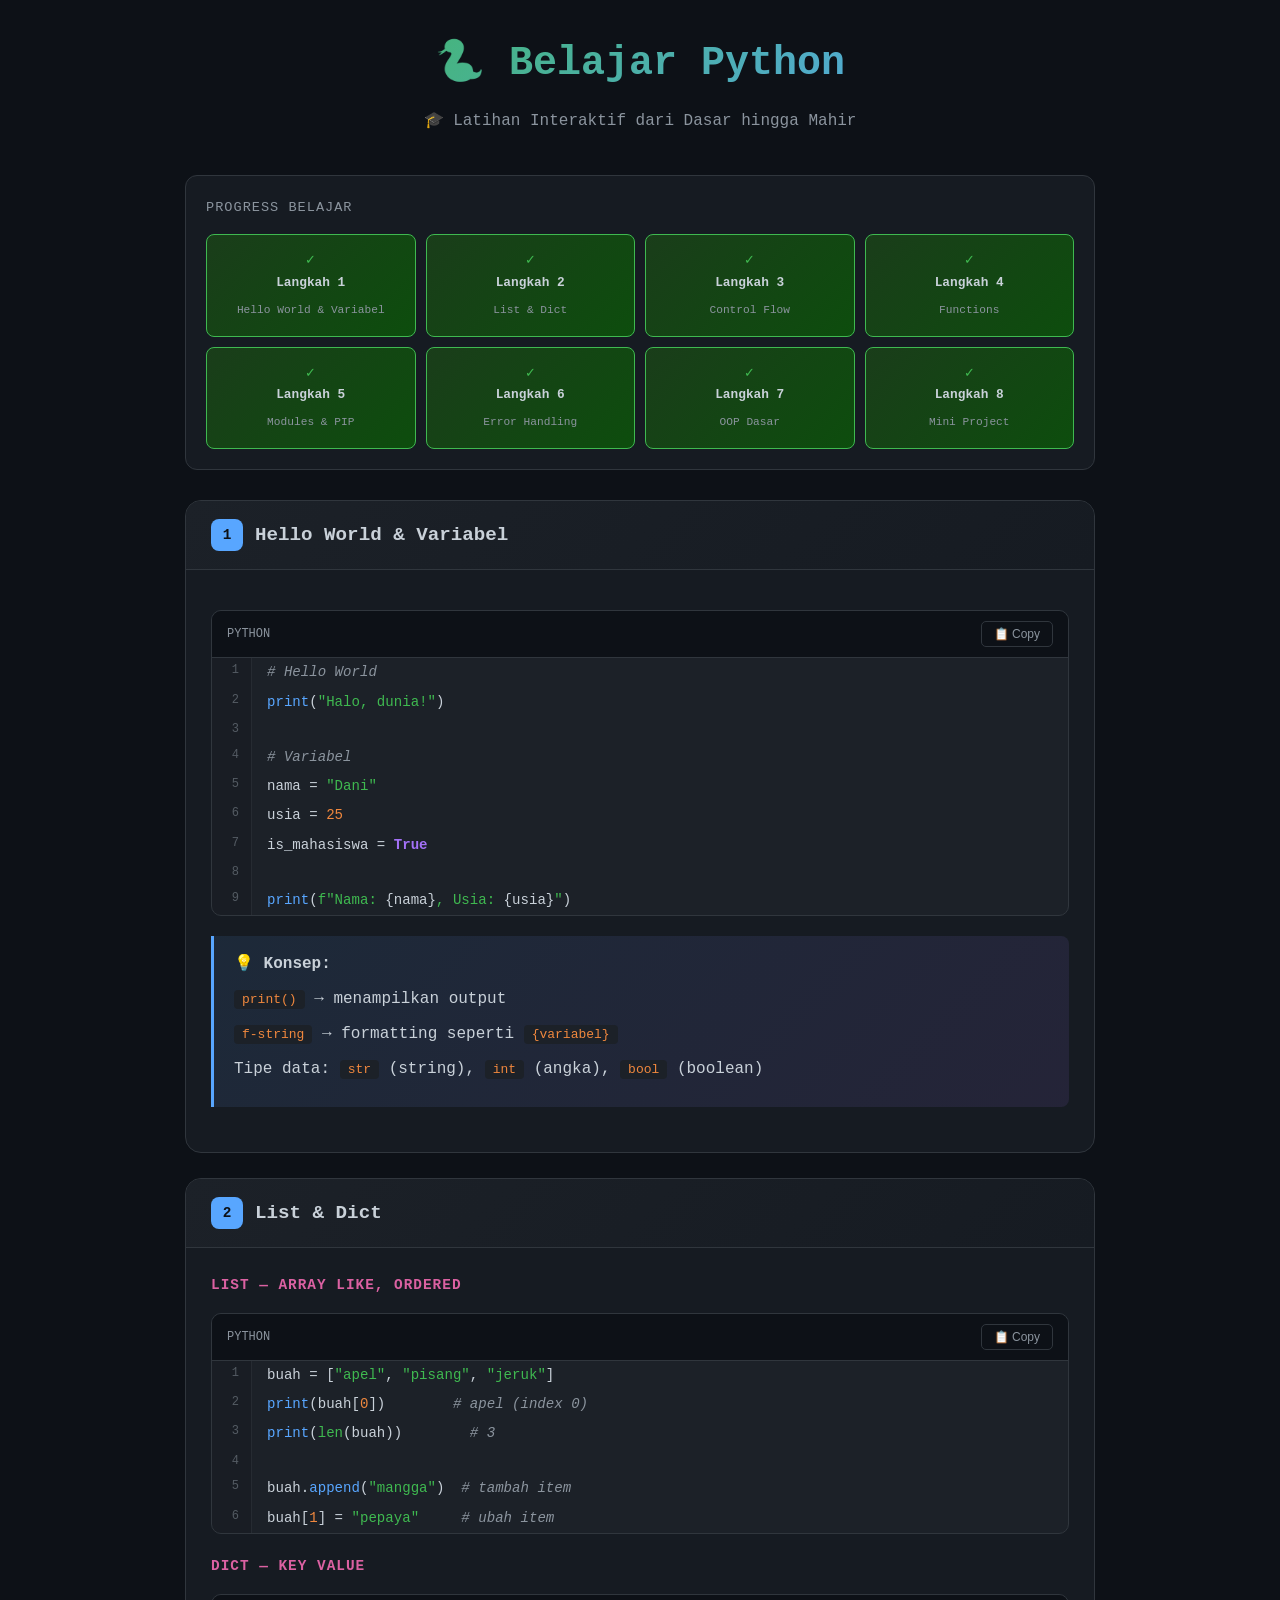
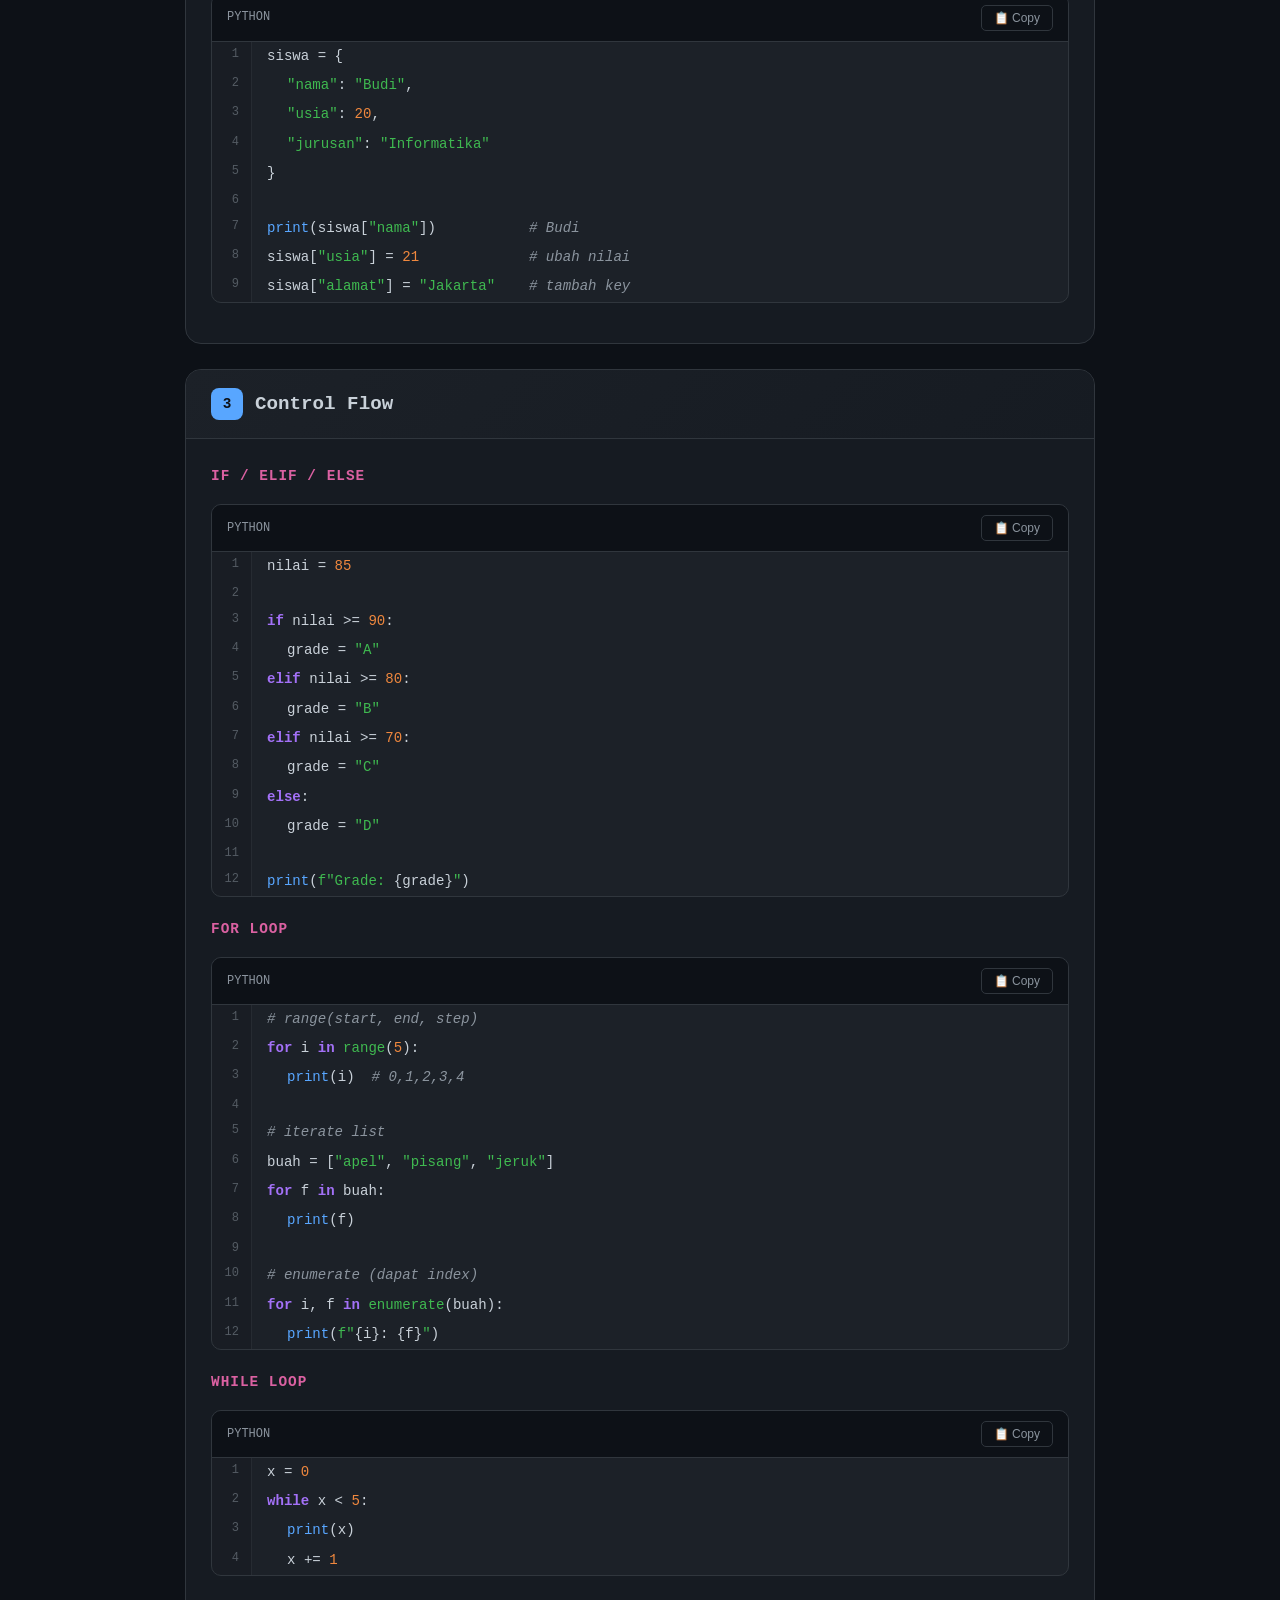
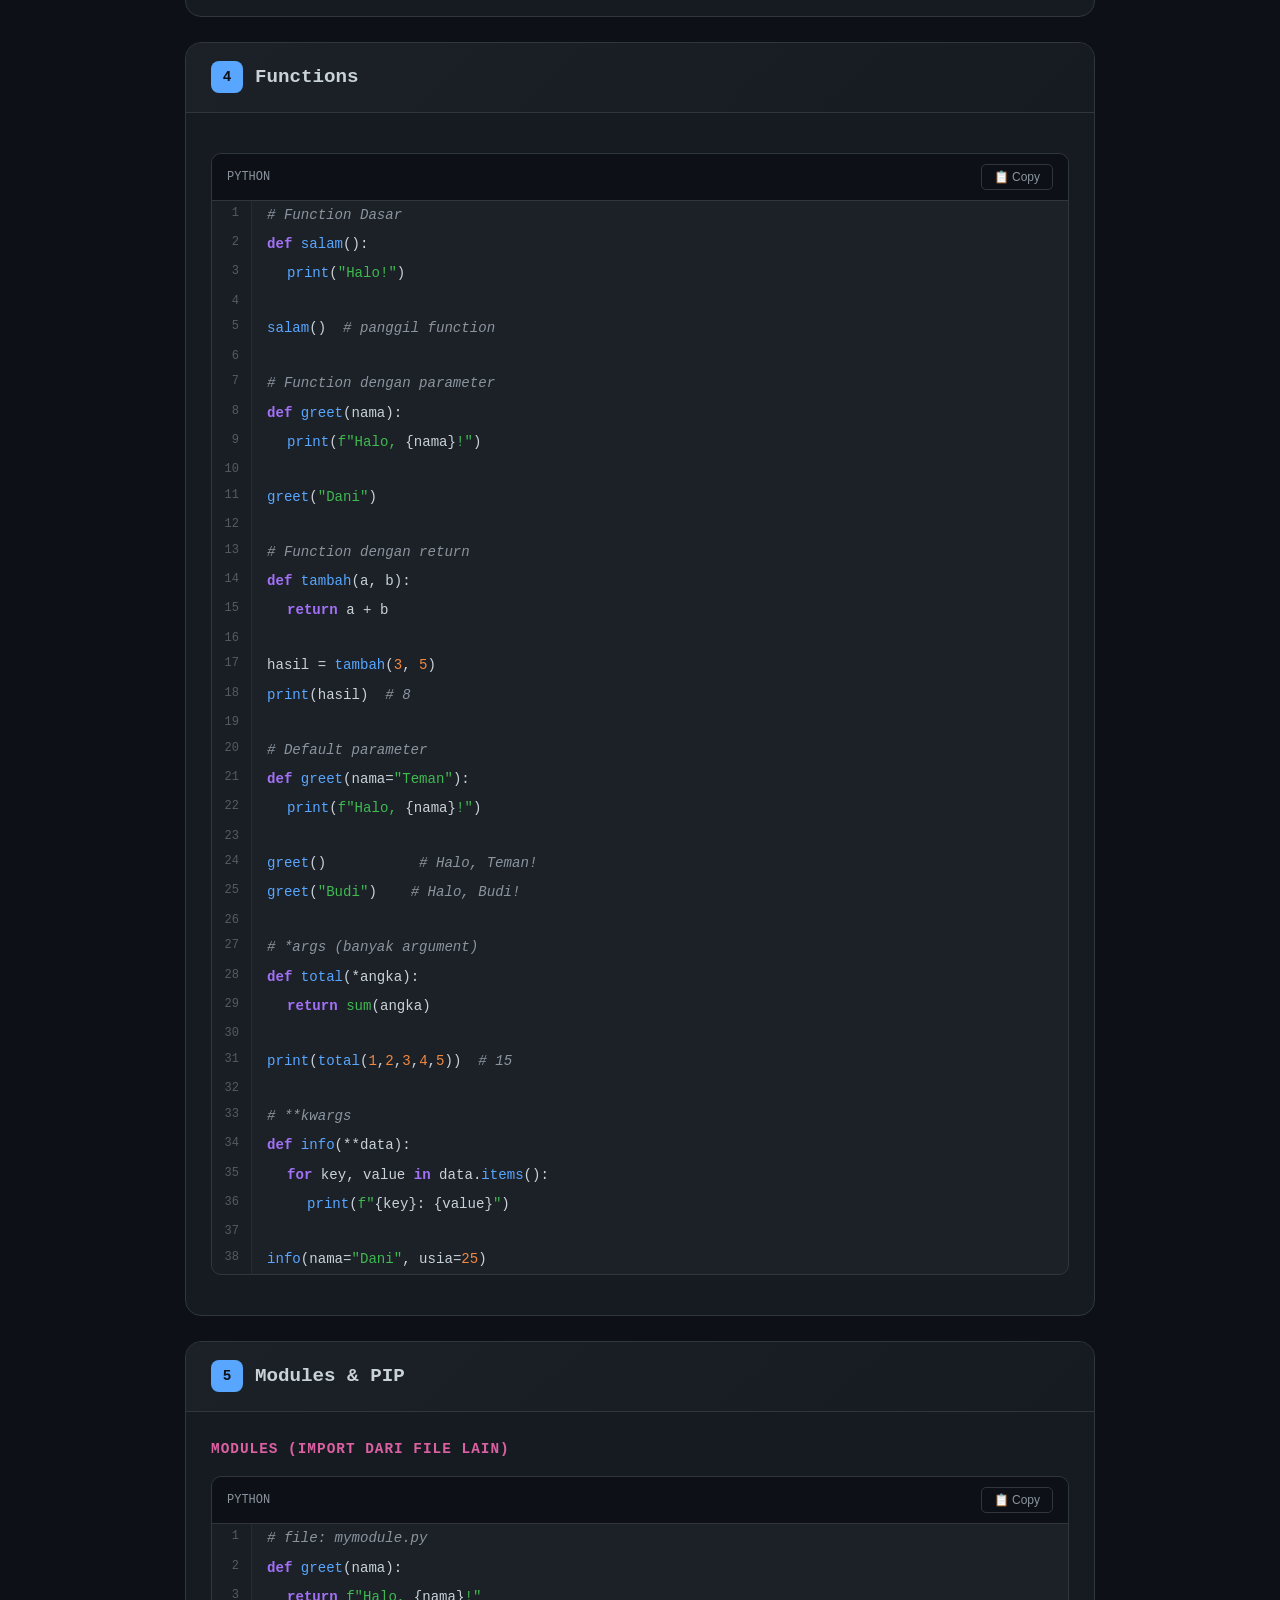
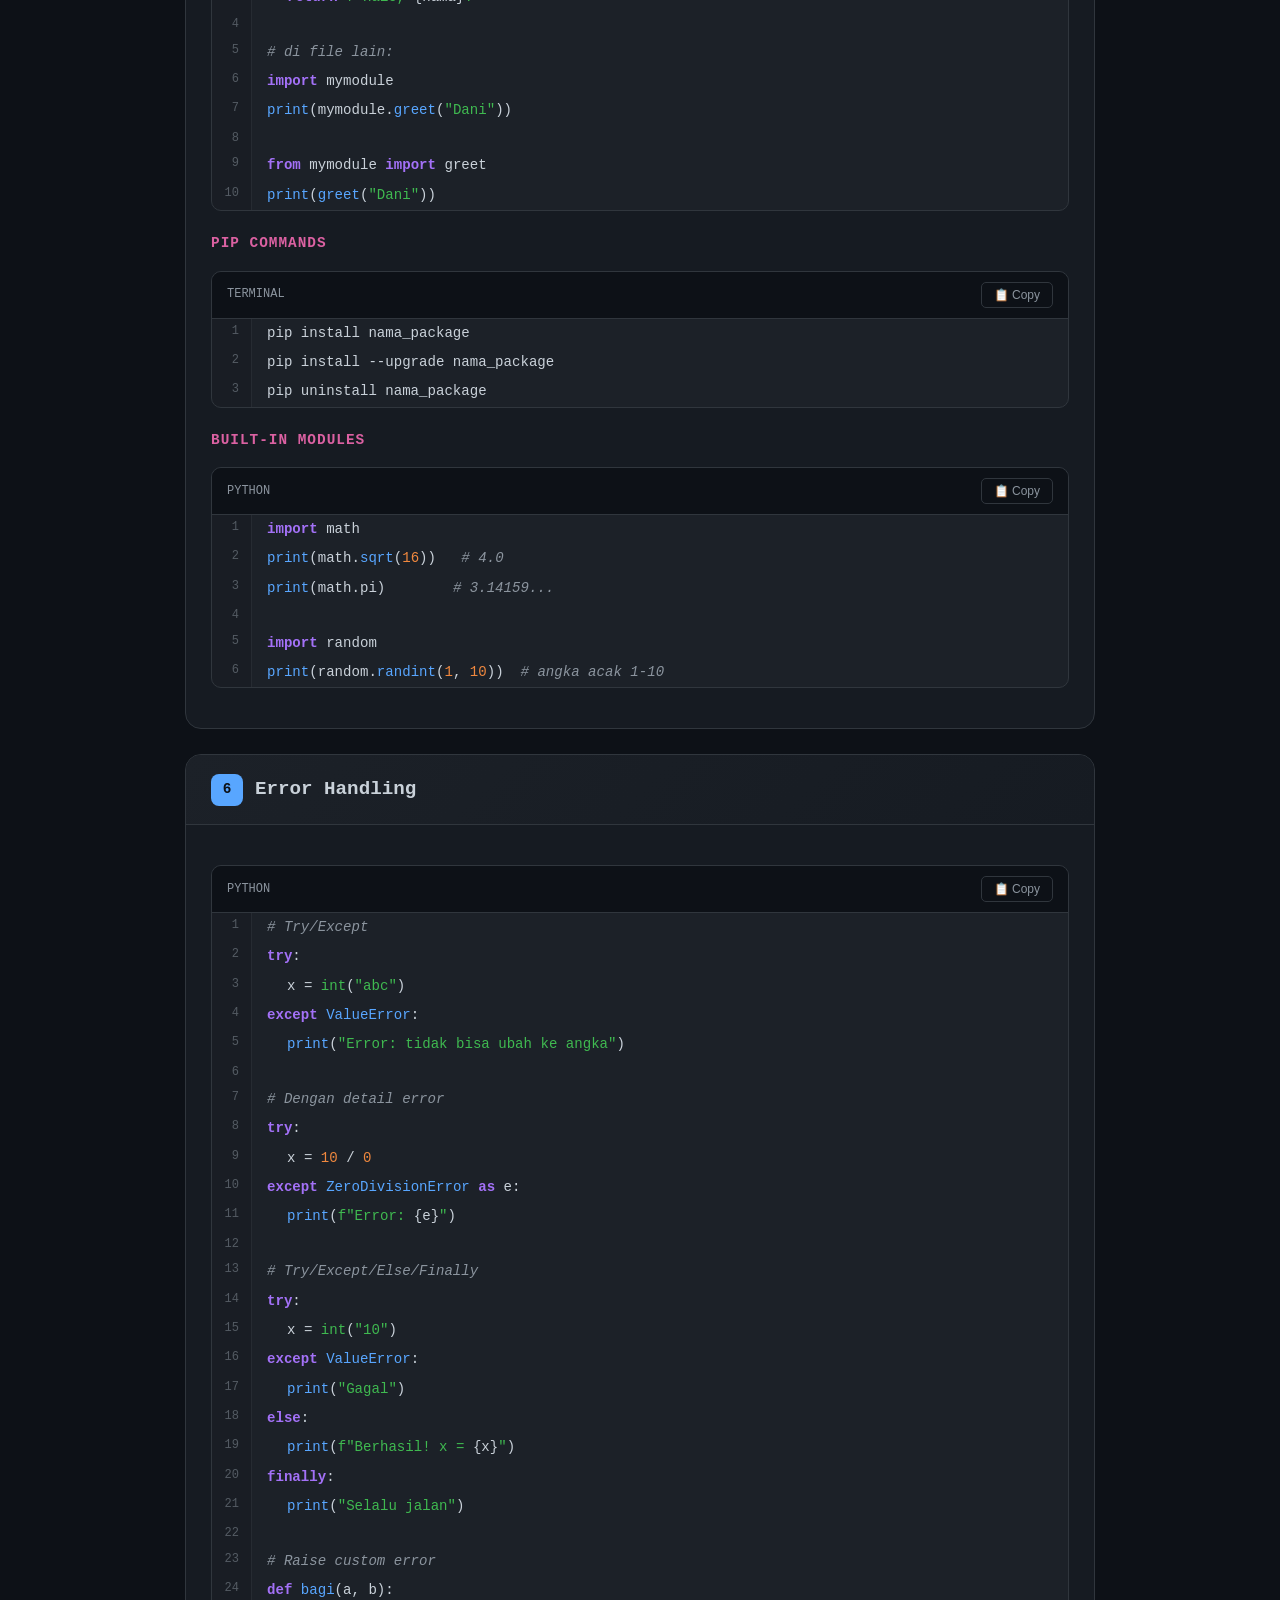
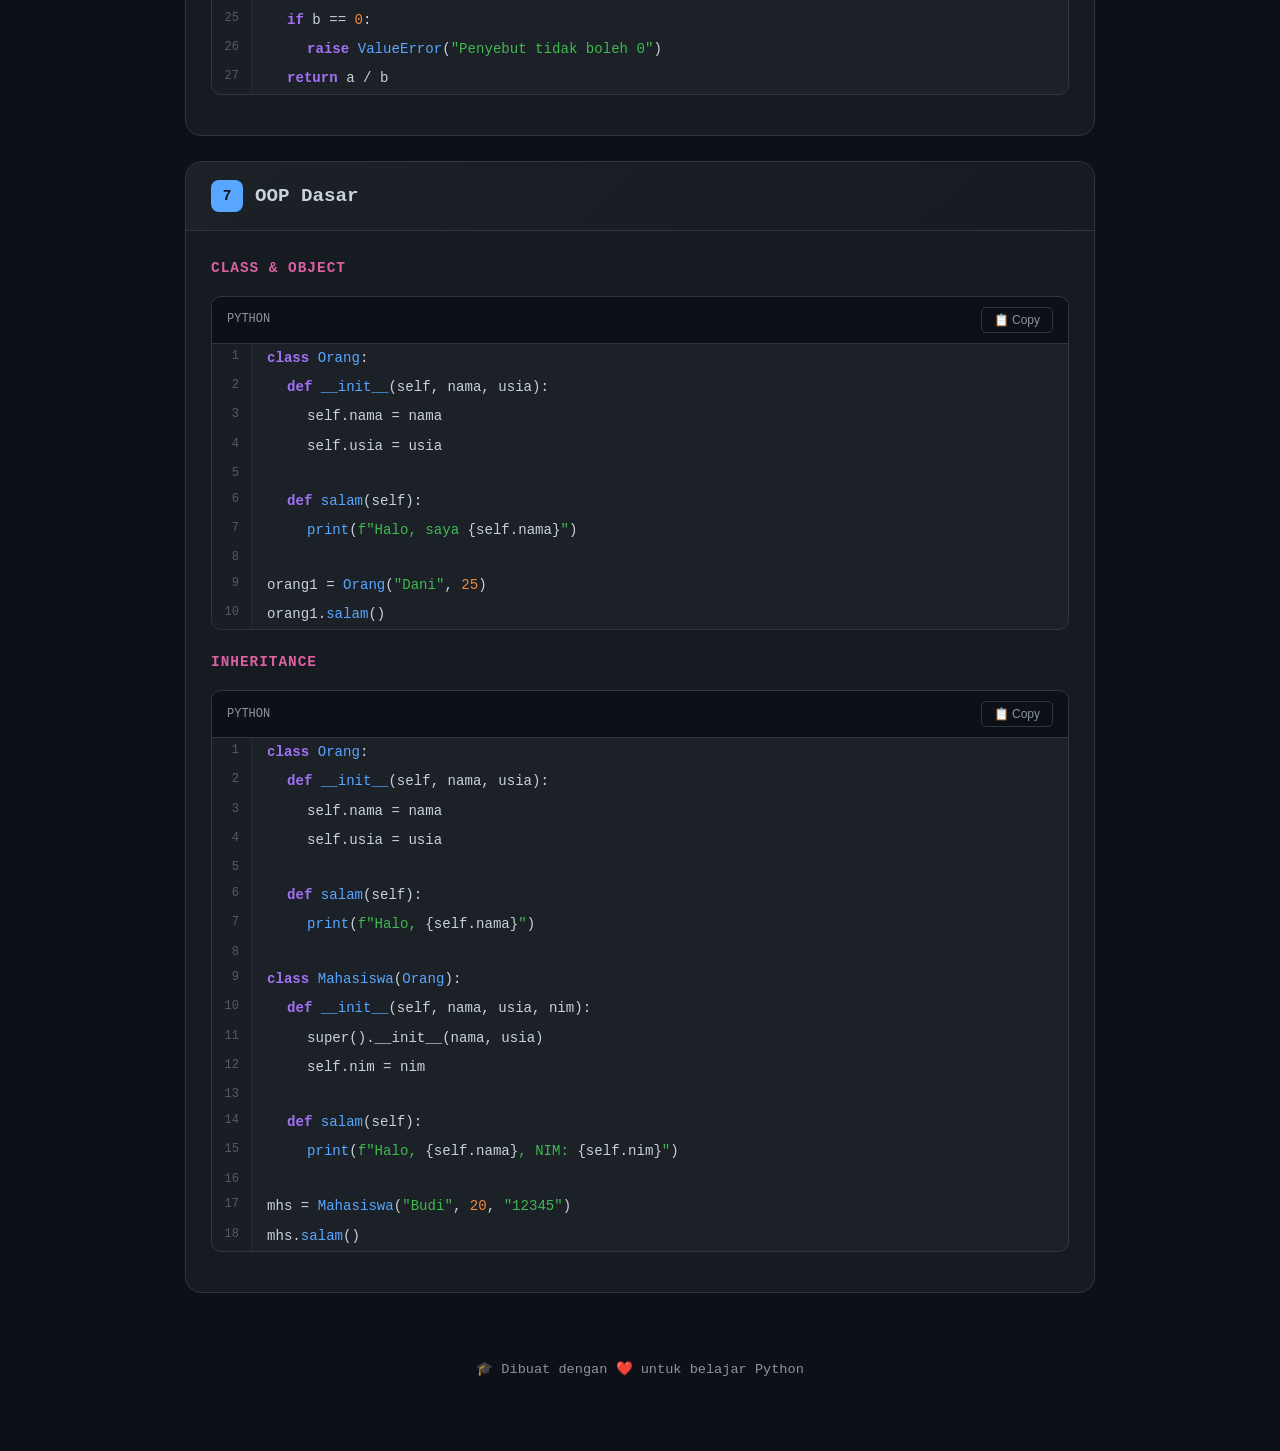
<file: modules/latihan.html>
<!DOCTYPE html>
<html lang="id">
<head>
    <meta charset="UTF-8">
    <meta name="viewport" content="width=device-width, initial-scale=1.0">
    <title>Belajar Python - Latihan Interaktif</title>
    <style>
        :root {
            --bg-dark: #0d1117;
            --bg-card: #161b22;
            --bg-code: #1c2128;
            --accent: #58a6ff;
            --accent-green: #3fb950;
            --accent-orange: #f0883e;
            --accent-purple: #a371f7;
            --accent-pink: #db61a2;
            --accent-yellow: #d29922;
            --text: #c9d1d9;
            --text-dim: #8b949e;
            --border: #30363d;
        }
        
        * { box-sizing: border-box; margin: 0; padding: 0; }
        
        body {
            font-family: 'Fira Code', 'JetBrains Mono', 'Consolas', monospace;
            background: var(--bg-dark);
            color: var(--text);
            line-height: 1.7;
            min-height: 100vh;
        }
        
        .container {
            max-width: 950px;
            margin: 0 auto;
            padding: 30px 20px;
        }
        
        h1 {
            text-align: center;
            font-size: 2.5rem;
            margin-bottom: 10px;
            background: linear-gradient(135deg, var(--accent-green), var(--accent));
            -webkit-background-clip: text;
            -webkit-text-fill-color: transparent;
            background-clip: text;
        }
        
        .subtitle {
            text-align: center;
            color: var(--text-dim);
            margin-bottom: 40px;
            font-size: 1rem;
        }
        
        .progress-section {
            background: var(--bg-card);
            border-radius: 12px;
            padding: 20px;
            margin-bottom: 30px;
            border: 1px solid var(--border);
        }
        
        .progress-title {
            font-size: 0.85rem;
            color: var(--text-dim);
            margin-bottom: 15px;
            text-transform: uppercase;
            letter-spacing: 1px;
        }
        
        .progress-grid {
            display: grid;
            grid-template-columns: repeat(4, 1fr);
            gap: 10px;
        }
        
        @media (max-width: 768px) {
            .progress-grid { grid-template-columns: repeat(2, 1fr); }
        }
        
        .step {
            background: var(--bg-code);
            padding: 15px 10px;
            border-radius: 8px;
            text-align: center;
            font-size: 0.8rem;
            border: 1px solid var(--border);
            transition: all 0.3s ease;
        }
        
        .step.done {
            background: linear-gradient(135deg, #1a3d1a, #0d4d0d);
            border-color: var(--accent-green);
        }
        
        .step.done::before { content: "✓ "; color: var(--accent-green); }
        
        .step-title { display: block; margin-bottom: 5px; font-weight: bold; }
        .step-label { font-size: 0.7rem; color: var(--text-dim); }
        
        .lesson {
            background: var(--bg-card);
            border-radius: 16px;
            margin-bottom: 25px;
            border: 1px solid var(--border);
            overflow: hidden;
        }
        
        .lesson-header {
            background: linear-gradient(135deg, var(--bg-code), var(--bg-card));
            padding: 18px 25px;
            border-bottom: 1px solid var(--border);
            display: flex;
            align-items: center;
            gap: 12px;
        }
        
        .lesson-number {
            background: var(--accent);
            color: var(--bg-dark);
            width: 32px;
            height: 32px;
            border-radius: 8px;
            display: flex;
            align-items: center;
            justify-content: center;
            font-weight: bold;
            font-size: 0.9rem;
        }
        
        .lesson-title {
            font-size: 1.2rem;
            font-weight: 600;
        }
        
        .lesson-content { padding: 25px; }
        
        .lesson h3 {
            color: var(--accent-pink);
            font-size: 0.9rem;
            margin: 20px 0 12px;
            text-transform: uppercase;
            letter-spacing: 1px;
        }
        
        .lesson h3:first-child { margin-top: 0; }
        
        .code-block {
            background: var(--bg-code);
            border-radius: 10px;
            margin: 15px 0;
            border: 1px solid var(--border);
            overflow: hidden;
        }
        
        .code-header {
            background: #0d1117;
            padding: 10px 15px;
            display: flex;
            justify-content: space-between;
            align-items: center;
            border-bottom: 1px solid var(--border);
        }
        
        .code-lang {
            color: var(--text-dim);
            font-size: 0.75rem;
            text-transform: uppercase;
        }
        
        .copy-btn {
            background: transparent;
            border: 1px solid var(--border);
            color: var(--text-dim);
            padding: 5px 12px;
            border-radius: 5px;
            cursor: pointer;
            font-size: 0.75rem;
        }
        
        .copy-btn:hover {
            background: var(--accent);
            color: var(--bg-dark);
            border-color: var(--accent);
        }
        
        .code-content {
            padding: 0;
            font-size: 0.88rem;
            line-height: 1.8;
            overflow-x: auto;
        }
        
        .code-line {
            display: flex;
        }
        
        .line-num {
            color: var(--text-dim);
            min-width: 40px;
            text-align: right;
            padding: 2px 12px 2px 0;
            background: rgba(0,0,0,0.2);
            border-right: 1px solid var(--border);
            user-select: none;
            font-size: 0.75rem;
            opacity: 0.5;
        }
        
        .line-code {
            flex: 1;
            padding: 2px 15px;
            white-space: pre;
        }
        
        .indent-0 { padding-left: 15px; }
        .indent-1 { padding-left: 35px; }
        .indent-2 { padding-left: 55px; }
        .indent-3 { padding-left: 75px; }
        .indent-4 { padding-left: 95px; }
        
        .kw { color: var(--accent-purple); font-weight: bold; }
        .fn { color: var(--accent); }
        .str { color: var(--accent-green); }
        .num { color: var(--accent-orange); }
        .cm { color: var(--text-dim); font-style: italic; }
        .op { color: var(--text); }
        .builtin { color: var(--accent-green); }
        
        .concept {
            background: linear-gradient(135deg, rgba(88, 166, 255, 0.1), rgba(163, 113, 247, 0.1));
            border-left: 3px solid var(--accent);
            padding: 15px 20px;
            border-radius: 0 8px 8px 0;
            margin: 20px 0;
        }
        
        .concept p { margin: 8px 0; }
        .concept code {
            background: var(--bg-code);
            padding: 2px 8px;
            border-radius: 4px;
            color: var(--accent-orange);
        }
        
        footer {
            text-align: center;
            padding: 40px;
            color: var(--text-dim);
            font-size: 0.85rem;
        }
        
        footer span { color: var(--accent-pink); }
        
        ::-webkit-scrollbar { width: 8px; height: 8px; }
        ::-webkit-scrollbar-track { background: var(--bg-dark); }
        ::-webkit-scrollbar-thumb { background: var(--border); border-radius: 4px; }
    </style>
</head>
<body>
    <div class="container">
        <h1>🐍 Belajar Python</h1>
        <p class="subtitle">🎓 Latihan Interaktif dari Dasar hingga Mahir</p>
        
        <div class="progress-section">
            <div class="progress-title">Progress Belajar</div>
            <div class="progress-grid">
                <div class="step done"><span class="step-title">Langkah 1</span><span class="step-label">Hello World & Variabel</span></div>
                <div class="step done"><span class="step-title">Langkah 2</span><span class="step-label">List & Dict</span></div>
                <div class="step done"><span class="step-title">Langkah 3</span><span class="step-label">Control Flow</span></div>
                <div class="step done"><span class="step-title">Langkah 4</span><span class="step-label">Functions</span></div>
            </div>
            <div class="progress-grid" style="margin-top: 10px;">
                <div class="step done"><span class="step-title">Langkah 5</span><span class="step-label">Modules & PIP</span></div>
                <div class="step done"><span class="step-title">Langkah 6</span><span class="step-label">Error Handling</span></div>
                <div class="step done"><span class="step-title">Langkah 7</span><span class="step-label">OOP Dasar</span></div>
                <div class="step done"><span class="step-title">Langkah 8</span><span class="step-label">Mini Project</span></div>
            </div>
        </div>
        
        <div class="lesson">
            <div class="lesson-header">
                <div class="lesson-number">1</div>
                <div class="lesson-title">Hello World & Variabel</div>
            </div>
            <div class="lesson-content">
                <div class="code-block">
                    <div class="code-header"><span class="code-lang">Python</span><button class="copy-btn" onclick="copyCode(this)">📋 Copy</button></div>
                    <div class="code-content">
<div class="code-line"><span class="line-num">1</span><span class="line-code indent-0"><span class="cm"># Hello World</span></span></div>
<div class="code-line"><span class="line-num">2</span><span class="line-code indent-0"><span class="fn">print</span>(<span class="str">"Halo, dunia!"</span>)</span></div>
<div class="code-line"><span class="line-num">3</span><span class="line-code indent-0"></span></div>
<div class="code-line"><span class="line-num">4</span><span class="line-code indent-0"><span class="cm"># Variabel</span></span></div>
<div class="code-line"><span class="line-num">5</span><span class="line-code indent-0">nama = <span class="str">"Dani"</span></span></div>
<div class="code-line"><span class="line-num">6</span><span class="line-code indent-0">usia = <span class="num">25</span></span></div>
<div class="code-line"><span class="line-num">7</span><span class="line-code indent-0">is_mahasiswa = <span class="kw">True</span></span></div>
<div class="code-line"><span class="line-num">8</span><span class="line-code indent-0"></span></div>
<div class="code-line"><span class="line-num">9</span><span class="line-code indent-0"><span class="fn">print</span>(<span class="str">f"Nama: </span>{nama}<span class="str">, Usia: </span>{usia}<span class="str">"</span>)</span></div>
                    </div>
                </div>
                
                <div class="concept">
                    <strong>💡 Konsep:</strong>
                    <p><code>print()</code> → menampilkan output</p>
                    <p><code>f-string</code> → formatting seperti <code>{variabel}</code></p>
                    <p>Tipe data: <code>str</code> (string), <code>int</code> (angka), <code>bool</code> (boolean)</p>
                </div>
            </div>
        </div>
        
        <div class="lesson">
            <div class="lesson-header">
                <div class="lesson-number">2</div>
                <div class="lesson-title">List & Dict</div>
            </div>
            <div class="lesson-content">
                <h3>List — Array Like, Ordered</h3>
                <div class="code-block">
                    <div class="code-header"><span class="code-lang">Python</span><button class="copy-btn" onclick="copyCode(this)">📋 Copy</button></div>
                    <div class="code-content">
<div class="code-line"><span class="line-num">1</span><span class="line-code indent-0">buah = [<span class="str">"apel"</span>, <span class="str">"pisang"</span>, <span class="str">"jeruk"</span>]</span></div>
<div class="code-line"><span class="line-num">2</span><span class="line-code indent-0"><span class="fn">print</span>(buah[<span class="num">0</span>])        <span class="cm"># apel (index 0)</span></span></div>
<div class="code-line"><span class="line-num">3</span><span class="line-code indent-0"><span class="fn">print</span>(<span class="builtin">len</span>(buah))        <span class="cm"># 3</span></span></div>
<div class="code-line"><span class="line-num">4</span><span class="line-code indent-0"></span></div>
<div class="code-line"><span class="line-num">5</span><span class="line-code indent-0">buah.<span class="fn">append</span>(<span class="str">"mangga"</span>)  <span class="cm"># tambah item</span></span></div>
<div class="code-line"><span class="line-num">6</span><span class="line-code indent-0">buah[<span class="num">1</span>] = <span class="str">"pepaya"</span>     <span class="cm"># ubah item</span></span></div>
                    </div>
                </div>
                
                <h3>Dict — Key Value</h3>
                <div class="code-block">
                    <div class="code-header"><span class="code-lang">Python</span><button class="copy-btn" onclick="copyCode(this)">📋 Copy</button></div>
                    <div class="code-content">
<div class="code-line"><span class="line-num">1</span><span class="line-code indent-0">siswa = {</span></div>
<div class="code-line"><span class="line-num">2</span><span class="line-code indent-1"><span class="str">"nama"</span>: <span class="str">"Budi"</span>,</span></div>
<div class="code-line"><span class="line-num">3</span><span class="line-code indent-1"><span class="str">"usia"</span>: <span class="num">20</span>,</span></div>
<div class="code-line"><span class="line-num">4</span><span class="line-code indent-1"><span class="str">"jurusan"</span>: <span class="str">"Informatika"</span></span></div>
<div class="code-line"><span class="line-num">5</span><span class="line-code indent-0">}</span></div>
<div class="code-line"><span class="line-num">6</span><span class="line-code indent-0"></span></div>
<div class="code-line"><span class="line-num">7</span><span class="line-code indent-0"><span class="fn">print</span>(siswa[<span class="str">"nama"</span>])           <span class="cm"># Budi</span></span></div>
<div class="code-line"><span class="line-num">8</span><span class="line-code indent-0">siswa[<span class="str">"usia"</span>] = <span class="num">21</span>             <span class="cm"># ubah nilai</span></span></div>
<div class="code-line"><span class="line-num">9</span><span class="line-code indent-0">siswa[<span class="str">"alamat"</span>] = <span class="str">"Jakarta"</span>    <span class="cm"># tambah key</span></span></div>
                    </div>
                </div>
            </div>
        </div>
        
        <div class="lesson">
            <div class="lesson-header">
                <div class="lesson-number">3</div>
                <div class="lesson-title">Control Flow</div>
            </div>
            <div class="lesson-content">
                <h3>If / Elif / Else</h3>
                <div class="code-block">
                    <div class="code-header"><span class="code-lang">Python</span><button class="copy-btn" onclick="copyCode(this)">📋 Copy</button></div>
                    <div class="code-content">
<div class="code-line"><span class="line-num">1</span><span class="line-code indent-0">nilai = <span class="num">85</span></span></div>
<div class="code-line"><span class="line-num">2</span><span class="line-code indent-0"></span></div>
<div class="code-line"><span class="line-num">3</span><span class="line-code indent-0"><span class="kw">if</span> nilai >= <span class="num">90</span>:</span></div>
<div class="code-line"><span class="line-num">4</span><span class="line-code indent-1">grade = <span class="str">"A"</span></span></div>
<div class="code-line"><span class="line-num">5</span><span class="line-code indent-0"><span class="kw">elif</span> nilai >= <span class="num">80</span>:</span></div>
<div class="code-line"><span class="line-num">6</span><span class="line-code indent-1">grade = <span class="str">"B"</span></span></div>
<div class="code-line"><span class="line-num">7</span><span class="line-code indent-0"><span class="kw">elif</span> nilai >= <span class="num">70</span>:</span></div>
<div class="code-line"><span class="line-num">8</span><span class="line-code indent-1">grade = <span class="str">"C"</span></span></div>
<div class="code-line"><span class="line-num">9</span><span class="line-code indent-0"><span class="kw">else</span>:</span></div>
<div class="code-line"><span class="line-num">10</span><span class="line-code indent-1">grade = <span class="str">"D"</span></span></div>
<div class="code-line"><span class="line-num">11</span><span class="line-code indent-0"></span></div>
<div class="code-line"><span class="line-num">12</span><span class="line-code indent-0"><span class="fn">print</span>(<span class="str">f"Grade: </span>{grade}<span class="str">"</span>)</span></div>
                    </div>
                </div>
                
                <h3>For Loop</h3>
                <div class="code-block">
                    <div class="code-header"><span class="code-lang">Python</span><button class="copy-btn" onclick="copyCode(this)">📋 Copy</button></div>
                    <div class="code-content">
<div class="code-line"><span class="line-num">1</span><span class="line-code indent-0"><span class="cm"># range(start, end, step)</span></span></div>
<div class="code-line"><span class="line-num">2</span><span class="line-code indent-0"><span class="kw">for</span> i <span class="kw">in</span> <span class="builtin">range</span>(<span class="num">5</span>):</span></div>
<div class="code-line"><span class="line-num">3</span><span class="line-code indent-1"><span class="fn">print</span>(i)  <span class="cm"># 0,1,2,3,4</span></span></div>
<div class="code-line"><span class="line-num">4</span><span class="line-code indent-0"></span></div>
<div class="code-line"><span class="line-num">5</span><span class="line-code indent-0"><span class="cm"># iterate list</span></span></div>
<div class="code-line"><span class="line-num">6</span><span class="line-code indent-0">buah = [<span class="str">"apel"</span>, <span class="str">"pisang"</span>, <span class="str">"jeruk"</span>]</span></div>
<div class="code-line"><span class="line-num">7</span><span class="line-code indent-0"><span class="kw">for</span> f <span class="kw">in</span> buah:</span></div>
<div class="code-line"><span class="line-num">8</span><span class="line-code indent-1"><span class="fn">print</span>(f)</span></div>
<div class="code-line"><span class="line-num">9</span><span class="line-code indent-0"></span></div>
<div class="code-line"><span class="line-num">10</span><span class="line-code indent-0"><span class="cm"># enumerate (dapat index)</span></span></div>
<div class="code-line"><span class="line-num">11</span><span class="line-code indent-0"><span class="kw">for</span> i, f <span class="kw">in</span> <span class="builtin">enumerate</span>(buah):</span></div>
<div class="code-line"><span class="line-num">12</span><span class="line-code indent-1"><span class="fn">print</span>(<span class="str">f"</span>{i}: {f}<span class="str">"</span>)</span></div>
                    </div>
                </div>
                
                <h3>While Loop</h3>
                <div class="code-block">
                    <div class="code-header"><span class="code-lang">Python</span><button class="copy-btn" onclick="copyCode(this)">📋 Copy</button></div>
                    <div class="code-content">
<div class="code-line"><span class="line-num">1</span><span class="line-code indent-0">x = <span class="num">0</span></span></div>
<div class="code-line"><span class="line-num">2</span><span class="line-code indent-0"><span class="kw">while</span> x < <span class="num">5</span>:</span></div>
<div class="code-line"><span class="line-num">3</span><span class="line-code indent-1"><span class="fn">print</span>(x)</span></div>
<div class="code-line"><span class="line-num">4</span><span class="line-code indent-1">x += <span class="num">1</span></span></div>
                    </div>
                </div>
            </div>
        </div>
        
        <div class="lesson">
            <div class="lesson-header">
                <div class="lesson-number">4</div>
                <div class="lesson-title">Functions</div>
            </div>
            <div class="lesson-content">
                <div class="code-block">
                    <div class="code-header"><span class="code-lang">Python</span><button class="copy-btn" onclick="copyCode(this)">📋 Copy</button></div>
                    <div class="code-content">
<div class="code-line"><span class="line-num"> 1</span><span class="line-code indent-0"><span class="cm"># Function Dasar</span></span></div>
<div class="code-line"><span class="line-num"> 2</span><span class="line-code indent-0"><span class="kw">def</span> <span class="fn">salam</span>():</span></div>
<div class="code-line"><span class="line-num"> 3</span><span class="line-code indent-1"><span class="fn">print</span>(<span class="str">"Halo!"</span>)</span></div>
<div class="code-line"><span class="line-num"> 4</span><span class="line-code indent-0"></span></div>
<div class="code-line"><span class="line-num"> 5</span><span class="line-code indent-0"><span class="fn">salam</span>()  <span class="cm"># panggil function</span></span></div>
<div class="code-line"><span class="line-num"> 6</span><span class="line-code indent-0"></span></div>
<div class="code-line"><span class="line-num"> 7</span><span class="line-code indent-0"><span class="cm"># Function dengan parameter</span></span></div>
<div class="code-line"><span class="line-num"> 8</span><span class="line-code indent-0"><span class="kw">def</span> <span class="fn">greet</span>(nama):</span></div>
<div class="code-line"><span class="line-num"> 9</span><span class="line-code indent-1"><span class="fn">print</span>(<span class="str">f"Halo, </span>{nama}<span class="str">!"</span>)</span></div>
<div class="code-line"><span class="line-num">10</span><span class="line-code indent-0"></span></div>
<div class="code-line"><span class="line-num">11</span><span class="line-code indent-0"><span class="fn">greet</span>(<span class="str">"Dani"</span>)</span></div>
<div class="code-line"><span class="line-num">12</span><span class="line-code indent-0"></span></div>
<div class="code-line"><span class="line-num">13</span><span class="line-code indent-0"><span class="cm"># Function dengan return</span></span></div>
<div class="code-line"><span class="line-num">14</span><span class="line-code indent-0"><span class="kw">def</span> <span class="fn">tambah</span>(a, b):</span></div>
<div class="code-line"><span class="line-num">15</span><span class="line-code indent-1"><span class="kw">return</span> a + b</span></div>
<div class="code-line"><span class="line-num">16</span><span class="line-code indent-0"></span></div>
<div class="code-line"><span class="line-num">17</span><span class="line-code indent-0">hasil = <span class="fn">tambah</span>(<span class="num">3</span>, <span class="num">5</span>)</span></div>
<div class="code-line"><span class="line-num">18</span><span class="line-code indent-0"><span class="fn">print</span>(hasil)  <span class="cm"># 8</span></span></div>
<div class="code-line"><span class="line-num">19</span><span class="line-code indent-0"></span></div>
<div class="code-line"><span class="line-num">20</span><span class="line-code indent-0"><span class="cm"># Default parameter</span></span></div>
<div class="code-line"><span class="line-num">21</span><span class="line-code indent-0"><span class="kw">def</span> <span class="fn">greet</span>(nama=<span class="str">"Teman"</span>):</span></div>
<div class="code-line"><span class="line-num">22</span><span class="line-code indent-1"><span class="fn">print</span>(<span class="str">f"Halo, </span>{nama}<span class="str">!"</span>)</span></div>
<div class="code-line"><span class="line-num">23</span><span class="line-code indent-0"></span></div>
<div class="code-line"><span class="line-num">24</span><span class="line-code indent-0"><span class="fn">greet</span>()           <span class="cm"># Halo, Teman!</span></span></div>
<div class="code-line"><span class="line-num">25</span><span class="line-code indent-0"><span class="fn">greet</span>(<span class="str">"Budi"</span>)    <span class="cm"># Halo, Budi!</span></span></div>
<div class="code-line"><span class="line-num">26</span><span class="line-code indent-0"></span></div>
<div class="code-line"><span class="line-num">27</span><span class="line-code indent-0"><span class="cm"># *args (banyak argument)</span></span></div>
<div class="code-line"><span class="line-num">28</span><span class="line-code indent-0"><span class="kw">def</span> <span class="fn">total</span>(*angka):</span></div>
<div class="code-line"><span class="line-num">29</span><span class="line-code indent-1"><span class="kw">return</span> <span class="builtin">sum</span>(angka)</span></div>
<div class="code-line"><span class="line-num">30</span><span class="line-code indent-0"></span></div>
<div class="code-line"><span class="line-num">31</span><span class="line-code indent-0"><span class="fn">print</span>(<span class="fn">total</span>(<span class="num">1</span>,<span class="num">2</span>,<span class="num">3</span>,<span class="num">4</span>,<span class="num">5</span>))  <span class="cm"># 15</span></span></div>
<div class="code-line"><span class="line-num">32</span><span class="line-code indent-0"></span></div>
<div class="code-line"><span class="line-num">33</span><span class="line-code indent-0"><span class="cm"># **kwargs</span></span></div>
<div class="code-line"><span class="line-num">34</span><span class="line-code indent-0"><span class="kw">def</span> <span class="fn">info</span>(**data):</span></div>
<div class="code-line"><span class="line-num">35</span><span class="line-code indent-1"><span class="kw">for</span> key, value <span class="kw">in</span> data.<span class="fn">items</span>():</span></div>
<div class="code-line"><span class="line-num">36</span><span class="line-code indent-2"><span class="fn">print</span>(<span class="str">f"</span>{key}: {value}<span class="str">"</span>)</span></div>
<div class="code-line"><span class="line-num">37</span><span class="line-code indent-0"></span></div>
<div class="code-line"><span class="line-num">38</span><span class="line-code indent-0"><span class="fn">info</span>(nama=<span class="str">"Dani"</span>, usia=<span class="num">25</span>)</span></div>
                    </div>
                </div>
            </div>
        </div>
        
        <div class="lesson">
            <div class="lesson-header">
                <div class="lesson-number">5</div>
                <div class="lesson-title">Modules & PIP</div>
            </div>
            <div class="lesson-content">
                <h3>Modules (Import dari File Lain)</h3>
                <div class="code-block">
                    <div class="code-header"><span class="code-lang">Python</span><button class="copy-btn" onclick="copyCode(this)">📋 Copy</button></div>
                    <div class="code-content">
<div class="code-line"><span class="line-num">1</span><span class="line-code indent-0"><span class="cm"># file: mymodule.py</span></span></div>
<div class="code-line"><span class="line-num">2</span><span class="line-code indent-0"><span class="kw">def</span> <span class="fn">greet</span>(nama):</span></div>
<div class="code-line"><span class="line-num">3</span><span class="line-code indent-1"><span class="kw">return</span> <span class="str">f"Halo, </span>{nama}<span class="str">!"</span></span></div>
<div class="code-line"><span class="line-num">4</span><span class="line-code indent-0"></span></div>
<div class="code-line"><span class="line-num">5</span><span class="line-code indent-0"><span class="cm"># di file lain:</span></span></div>
<div class="code-line"><span class="line-num">6</span><span class="line-code indent-0"><span class="kw">import</span> mymodule</span></div>
<div class="code-line"><span class="line-num">7</span><span class="line-code indent-0"><span class="fn">print</span>(mymodule.<span class="fn">greet</span>(<span class="str">"Dani"</span>))</span></div>
<div class="code-line"><span class="line-num">8</span><span class="line-code indent-0"></span></div>
<div class="code-line"><span class="line-num">9</span><span class="line-code indent-0"><span class="kw">from</span> mymodule <span class="kw">import</span> greet</span></div>
<div class="code-line"><span class="line-num">10</span><span class="line-code indent-0"><span class="fn">print</span>(<span class="fn">greet</span>(<span class="str">"Dani"</span>))</span></div>
                    </div>
                </div>
                
                <h3>PIP Commands</h3>
                <div class="code-block">
                    <div class="code-header"><span class="code-lang">Terminal</span><button class="copy-btn" onclick="copyCode(this)">📋 Copy</button></div>
                    <div class="code-content">
<div class="code-line"><span class="line-num">1</span><span class="line-code indent-0">pip install nama_package</span></div>
<div class="code-line"><span class="line-num">2</span><span class="line-code indent-0">pip install --upgrade nama_package</span></div>
<div class="code-line"><span class="line-num">3</span><span class="line-code indent-0">pip uninstall nama_package</span></div>
                    </div>
                </div>
                
                <h3>Built-in Modules</h3>
                <div class="code-block">
                    <div class="code-header"><span class="code-lang">Python</span><button class="copy-btn" onclick="copyCode(this)">📋 Copy</button></div>
                    <div class="code-content">
<div class="code-line"><span class="line-num">1</span><span class="line-code indent-0"><span class="kw">import</span> math</span></div>
<div class="code-line"><span class="line-num">2</span><span class="line-code indent-0"><span class="fn">print</span>(math.<span class="fn">sqrt</span>(<span class="num">16</span>))   <span class="cm"># 4.0</span></span></div>
<div class="code-line"><span class="line-num">3</span><span class="line-code indent-0"><span class="fn">print</span>(math.pi)        <span class="cm"># 3.14159...</span></span></div>
<div class="code-line"><span class="line-num">4</span><span class="line-code indent-0"></span></div>
<div class="code-line"><span class="line-num">5</span><span class="line-code indent-0"><span class="kw">import</span> random</span></div>
<div class="code-line"><span class="line-num">6</span><span class="line-code indent-0"><span class="fn">print</span>(random.<span class="fn">randint</span>(<span class="num">1</span>, <span class="num">10</span>))  <span class="cm"># angka acak 1-10</span></span></div>
                    </div>
                </div>
            </div>
        </div>
        
        <div class="lesson">
            <div class="lesson-header">
                <div class="lesson-number">6</div>
                <div class="lesson-title">Error Handling</div>
            </div>
            <div class="lesson-content">
                <div class="code-block">
                    <div class="code-header"><span class="code-lang">Python</span><button class="copy-btn" onclick="copyCode(this)">📋 Copy</button></div>
                    <div class="code-content">
<div class="code-line"><span class="line-num">1</span><span class="line-code indent-0"><span class="cm"># Try/Except</span></span></div>
<div class="code-line"><span class="line-num">2</span><span class="line-code indent-0"><span class="kw">try</span>:</span></div>
<div class="code-line"><span class="line-num">3</span><span class="line-code indent-1">x = <span class="builtin">int</span>(<span class="str">"abc"</span>)</span></div>
<div class="code-line"><span class="line-num">4</span><span class="line-code indent-0"><span class="kw">except</span> <span class="fn">ValueError</span>:</span></div>
<div class="code-line"><span class="line-num">5</span><span class="line-code indent-1"><span class="fn">print</span>(<span class="str">"Error: tidak bisa ubah ke angka"</span>)</span></div>
<div class="code-line"><span class="line-num">6</span><span class="line-code indent-0"></span></div>
<div class="code-line"><span class="line-num">7</span><span class="line-code indent-0"><span class="cm"># Dengan detail error</span></span></div>
<div class="code-line"><span class="line-num">8</span><span class="line-code indent-0"><span class="kw">try</span>:</span></div>
<div class="code-line"><span class="line-num">9</span><span class="line-code indent-1">x = <span class="num">10</span> / <span class="num">0</span></span></div>
<div class="code-line"><span class="line-num">10</span><span class="line-code indent-0"><span class="kw">except</span> <span class="fn">ZeroDivisionError</span> <span class="kw">as</span> e:</span></div>
<div class="code-line"><span class="line-num">11</span><span class="line-code indent-1"><span class="fn">print</span>(<span class="str">f"Error: </span>{e}<span class="str">"</span>)</span></div>
<div class="code-line"><span class="line-num">12</span><span class="line-code indent-0"></span></div>
<div class="code-line"><span class="line-num">13</span><span class="line-code indent-0"><span class="cm"># Try/Except/Else/Finally</span></span></div>
<div class="code-line"><span class="line-num">14</span><span class="line-code indent-0"><span class="kw">try</span>:</span></div>
<div class="code-line"><span class="line-num">15</span><span class="line-code indent-1">x = <span class="builtin">int</span>(<span class="str">"10"</span>)</span></div>
<div class="code-line"><span class="line-num">16</span><span class="line-code indent-0"><span class="kw">except</span> <span class="fn">ValueError</span>:</span></div>
<div class="code-line"><span class="line-num">17</span><span class="line-code indent-1"><span class="fn">print</span>(<span class="str">"Gagal"</span>)</span></div>
<div class="code-line"><span class="line-num">18</span><span class="line-code indent-0"><span class="kw">else</span>:</span></div>
<div class="code-line"><span class="line-num">19</span><span class="line-code indent-1"><span class="fn">print</span>(<span class="str">f"Berhasil! x = </span>{x}<span class="str">"</span>)</span></div>
<div class="code-line"><span class="line-num">20</span><span class="line-code indent-0"><span class="kw">finally</span>:</span></div>
<div class="code-line"><span class="line-num">21</span><span class="line-code indent-1"><span class="fn">print</span>(<span class="str">"Selalu jalan"</span>)</span></div>
<div class="code-line"><span class="line-num">22</span><span class="line-code indent-0"></span></div>
<div class="code-line"><span class="line-num">23</span><span class="line-code indent-0"><span class="cm"># Raise custom error</span></span></div>
<div class="code-line"><span class="line-num">24</span><span class="line-code indent-0"><span class="kw">def</span> <span class="fn">bagi</span>(a, b):</span></div>
<div class="code-line"><span class="line-num">25</span><span class="line-code indent-1"><span class="kw">if</span> b == <span class="num">0</span>:</span></div>
<div class="code-line"><span class="line-num">26</span><span class="line-code indent-2"><span class="kw">raise</span> <span class="fn">ValueError</span>(<span class="str">"Penyebut tidak boleh 0"</span>)</span></div>
<div class="code-line"><span class="line-num">27</span><span class="line-code indent-1"><span class="kw">return</span> a / b</span></div>
                    </div>
                </div>
            </div>
        </div>
        
        <div class="lesson">
            <div class="lesson-header">
                <div class="lesson-number">7</div>
                <div class="lesson-title">OOP Dasar</div>
            </div>
            <div class="lesson-content">
                <h3>Class & Object</h3>
                <div class="code-block">
                    <div class="code-header"><span class="code-lang">Python</span><button class="copy-btn" onclick="copyCode(this)">📋 Copy</button></div>
                    <div class="code-content">
<div class="code-line"><span class="line-num">1</span><span class="line-code indent-0"><span class="kw">class</span> <span class="fn">Orang</span>:</span></div>
<div class="code-line"><span class="line-num">2</span><span class="line-code indent-1"><span class="kw">def</span> <span class="fn">__init__</span>(self, nama, usia):</span></div>
<div class="code-line"><span class="line-num">3</span><span class="line-code indent-2">self.nama = nama</span></div>
<div class="code-line"><span class="line-num">4</span><span class="line-code indent-2">self.usia = usia</span></div>
<div class="code-line"><span class="line-num">5</span><span class="line-code indent-1"></span></div>
<div class="code-line"><span class="line-num">6</span><span class="line-code indent-1"><span class="kw">def</span> <span class="fn">salam</span>(self):</span></div>
<div class="code-line"><span class="line-num">7</span><span class="line-code indent-2"><span class="fn">print</span>(<span class="str">f"Halo, saya </span>{self.nama}<span class="str">"</span>)</span></div>
<div class="code-line"><span class="line-num">8</span><span class="line-code indent-0"></span></div>
<div class="code-line"><span class="line-num">9</span><span class="line-code indent-0">orang1 = <span class="fn">Orang</span>(<span class="str">"Dani"</span>, <span class="num">25</span>)</span></div>
<div class="code-line"><span class="line-num">10</span><span class="line-code indent-0">orang1.<span class="fn">salam</span>()</span></div>
                    </div>
                </div>
                
                <h3>Inheritance</h3>
                <div class="code-block">
                    <div class="code-header"><span class="code-lang">Python</span><button class="copy-btn" onclick="copyCode(this)">📋 Copy</button></div>
                    <div class="code-content">
<div class="code-line"><span class="line-num">1</span><span class="line-code indent-0"><span class="kw">class</span> <span class="fn">Orang</span>:</span></div>
<div class="code-line"><span class="line-num">2</span><span class="line-code indent-1"><span class="kw">def</span> <span class="fn">__init__</span>(self, nama, usia):</span></div>
<div class="code-line"><span class="line-num">3</span><span class="line-code indent-2">self.nama = nama</span></div>
<div class="code-line"><span class="line-num">4</span><span class="line-code indent-2">self.usia = usia</span></div>
<div class="code-line"><span class="line-num">5</span><span class="line-code indent-1"></span></div>
<div class="code-line"><span class="line-num">6</span><span class="line-code indent-1"><span class="kw">def</span> <span class="fn">salam</span>(self):</span></div>
<div class="code-line"><span class="line-num">7</span><span class="line-code indent-2"><span class="fn">print</span>(<span class="str">f"Halo, </span>{self.nama}<span class="str">"</span>)</span></div>
<div class="code-line"><span class="line-num">8</span><span class="line-code indent-0"></span></div>
<div class="code-line"><span class="line-num">9</span><span class="line-code indent-0"><span class="kw">class</span> <span class="fn">Mahasiswa</span>(<span class="fn">Orang</span>):</span></div>
<div class="code-line"><span class="line-num">10</span><span class="line-code indent-1"><span class="kw">def</span> <span class="fn">__init__</span>(self, nama, usia, nim):</span></div>
<div class="code-line"><span class="line-num">11</span><span class="line-code indent-2">super().__init__(nama, usia)</span></div>
<div class="code-line"><span class="line-num">12</span><span class="line-code indent-2">self.nim = nim</span></div>
<div class="code-line"><span class="line-num">13</span><span class="line-code indent-1"></span></div>
<div class="code-line"><span class="line-num">14</span><span class="line-code indent-1"><span class="kw">def</span> <span class="fn">salam</span>(self):</span></div>
<div class="code-line"><span class="line-num">15</span><span class="line-code indent-2"><span class="fn">print</span>(<span class="str">f"Halo, </span>{self.nama}<span class="str">, NIM: </span>{self.nim}<span class="str">"</span>)</span></div>
<div class="code-line"><span class="line-num">16</span><span class="line-code indent-0"></span></div>
<div class="code-line"><span class="line-num">17</span><span class="line-code indent-0">mhs = <span class="fn">Mahasiswa</span>(<span class="str">"Budi"</span>, <span class="num">20</span>, <span class="str">"12345"</span>)</span></div>
<div class="code-line"><span class="line-num">18</span><span class="line-code indent-0">mhs.<span class="fn">salam</span>()</span></div>
                    </div>
                </div>
            </div>
        </div>
        
        <footer>
            <p>🎓 Dibuat dengan <span>❤️</span> untuk belajar Python</p>
        </footer>
    </div>
    
    <script>
        function copyCode(btn) {
            const content = btn.closest('.code-block').querySelector('.code-content');
            let text = '';
            content.querySelectorAll('.code-line').forEach(line => {
                const codeEl = line.querySelector('.line-code');
                const indentClass = codeEl.className.match(/indent-(\d)/);
                const indent = indentClass ? parseInt(indentClass[1]) * 4 : 0;
                const code = codeEl.textContent;
                text += ' '.repeat(indent) + code + '\n';
            });
            navigator.clipboard.writeText(text.trim()).then(() => {
                btn.textContent = '✓ Copied!';
                setTimeout(() => { btn.textContent = '📋 Copy'; }, 2000);
            });
        }
    </script>
</body>
</html>
</file>
<file: css/style.css>
:root {
  --bg: #fafbfc;
  --surface: #ffffff;
  --text: #1f2937;
  --text-muted: #6b7280;
  --primary: #2563eb;
  --primary-hover: #1d4ed8;
  --accent: #f59e0b;
  --border: #e5e7eb;
  --code-bg: #111827;
  --radius: 12px;
  --shadow: 0 4px 6px -1px rgba(0,0,0,0.05), 0 2px 4px -1px rgba(0,0,0,0.03);
}

* { box-sizing: border-box; margin: 0; padding: 0; }

body {
  font-family: 'Inter', system-ui, -apple-system, sans-serif;
  background: var(--bg);
  color: var(--text);
  line-height: 1.65;
  min-height: 100vh;
}

a { color: var(--primary); text-decoration: none; }
a:hover { text-decoration: underline; }

/* Container */
.container { max-width: 1200px; margin: 0 auto; padding: 0 1rem; }

/* Header */
header {
  background: var(--surface);
  border-bottom: 1px solid var(--border);
  padding: 1rem 0;
  position: sticky;
  top: 0;
  z-index: 100;
  box-shadow: var(--shadow);
}

header .container {
  display: flex;
  justify-content: space-between;
  align-items: center;
}

.logo {
  font-size: 1.5rem;
  font-weight: 700;
  color: var(--text);
  display: flex;
  align-items: center;
  gap: 0.5rem;
}

.logo:hover { text-decoration: none; }

nav { display: flex; gap: 1.5rem; }

nav a {
  color: var(--text-muted);
  font-weight: 500;
  transition: color 0.2s;
}

nav a:hover, nav a.active {
  color: var(--primary);
  text-decoration: none;
}

/* Hero Section */
.hero {
  text-align: center;
  padding: 4rem 1rem 3rem;
  background: linear-gradient(135deg, #eff6ff 0%, #fafbfc 100%);
}

.hero h1 {
  font-size: clamp(2rem, 5vw, 3.5rem);
  font-weight: 700;
  margin-bottom: 1rem;
  background: linear-gradient(135deg, var(--primary), #7c3aed);
  -webkit-background-clip: text;
  -webkit-text-fill-color: transparent;
  background-clip: text;
}

.hero p {
  font-size: 1.2rem;
  color: var(--text-muted);
  max-width: 600px;
  margin: 0 auto 2rem;
}

/* Module Grid */
.modules-section {
  padding: 3rem 0;
}

.section-title {
  font-size: 1.8rem;
  font-weight: 600;
  margin-bottom: 2rem;
  text-align: center;
}

.module-grid {
  display: grid;
  grid-template-columns: repeat(auto-fit, minmax(300px, 1fr));
  gap: 1.5rem;
  margin-bottom: 3rem;
}

.module-card {
  background: var(--surface);
  border: 1px solid var(--border);
  border-radius: var(--radius);
  padding: 1.5rem;
  transition: all 0.3s;
  box-shadow: var(--shadow);
}

.module-card:hover {
  transform: translateY(-4px);
  box-shadow: 0 10px 15px -3px rgba(0,0,0,0.1);
  text-decoration: none;
}

.module-card h3 {
  font-size: 1.2rem;
  margin-bottom: 0.5rem;
  color: var(--text);
}

.module-card p {
  color: var(--text-muted);
  font-size: 0.9rem;
  margin-bottom: 1rem;
}

.module-meta {
  display: flex;
  gap: 0.5rem;
  flex-wrap: wrap;
}

.tag {
  background: #dbeafe;
  color: #1e40af;
  font-size: 0.75rem;
  padding: 0.2rem 0.5rem;
  border-radius: 99px;
  font-weight: 600;
}

.tag.green { background: #d1fae5; color: #065f46; }
.tag.purple { background: #ede9fe; color: #5b21b6; }

/* Progress Section */
.progress-section {
  background: var(--surface);
  border-radius: var(--radius);
  padding: 2rem;
  margin-bottom: 3rem;
  border: 1px solid var(--border);
}

.progress-bar {
  background: #e5e7eb;
  height: 8px;
  border-radius: 99px;
  margin: 1rem 0;
  overflow: hidden;
}

.progress-fill {
  background: var(--primary);
  height: 100%;
  border-radius: 99px;
  transition: width 0.5s;
}

/* Footer */
footer {
  text-align: center;
  padding: 2rem 1rem;
  color: var(--text-muted);
  font-size: 0.85rem;
  border-top: 1px solid var(--border);
  margin-top: 3rem;
}

/* Breadcrumb */
.breadcrumb {
  padding: 1rem 0;
  font-size: 0.9rem;
  color: var(--text-muted);
}

.breadcrumb a { color: var(--primary); }

/* Responsive */
@media (max-width: 768px) {
  nav { gap: 1rem; font-size: 0.9rem; }
  .hero { padding: 2rem 1rem; }
  .module-grid { grid-template-columns: 1fr; }
}
</file>
